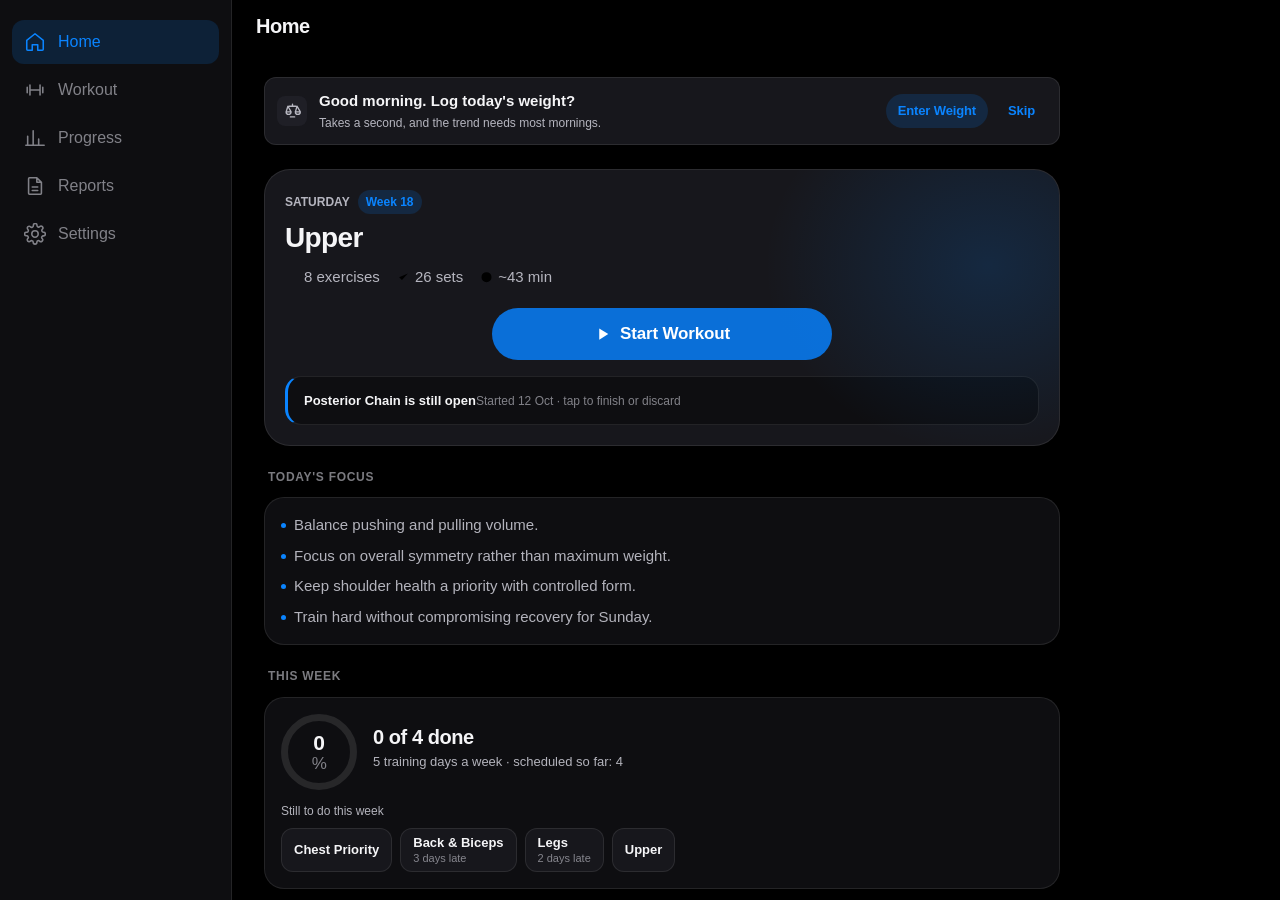
<file: index.html>
<!DOCTYPE html>
<html lang="en" data-theme="dark">
<head>
  <meta charset="utf-8">

  <!--
    viewport-fit=cover lets the app draw behind the notch and the home
    indicator; layout.css then pays that back with env(safe-area-inset-*).
    Without it there are black bars on an iPhone in standalone mode.
    user-scalable is left enabled — pinch-zoom is an accessibility feature,
    and the 17px input font size already prevents Safari's focus zoom.
  -->
  <meta name="viewport" content="width=device-width, initial-scale=1, viewport-fit=cover">

  <title>IronLog</title>
  <meta name="description" content="Personal gym companion: workout logging, progressive overload and body composition tracking. Works offline, stores everything on your device.">

  <!-- Colour of the browser/status bar chrome. Kept in step with the theme
       by settings-service.applyTheme(). -->
  <meta name="theme-color" content="#000000">

  <!-- PWA -->
  <link rel="manifest" href="./manifest.json">

  <!-- iOS standalone mode. Safari still ignores parts of the manifest, so
       these Apple-specific hints are what actually make the Home Screen
       install behave like an app. -->
  <meta name="apple-mobile-web-app-capable" content="yes">
  <meta name="mobile-web-app-capable" content="yes">
  <meta name="apple-mobile-web-app-status-bar-style" content="black-translucent">
  <meta name="apple-mobile-web-app-title" content="IronLog">
  <link rel="apple-touch-icon" href="./icons/apple-touch-icon.png">
  <link rel="icon" type="image/png" sizes="192x192" href="./icons/icon-192.png">
  <link rel="icon" type="image/svg+xml" href="./icons/icon.svg">

  <!-- Stylesheets load in dependency order: tokens define the variables that
       every later sheet consumes. -->
  <link rel="stylesheet" href="./css/tokens.css">
  <link rel="stylesheet" href="./css/base.css">
  <link rel="stylesheet" href="./css/layout.css">
  <link rel="stylesheet" href="./css/components.css">
  <link rel="stylesheet" href="./css/workout.css">
  <link rel="stylesheet" href="./css/charts.css">
  <link rel="stylesheet" href="./css/reports.css">

  <script>
    /*
     * Anti-flash theme shim.
     *
     * This is the one place outside the storage layer that touches Local
     * Storage directly, and it is deliberate: it has to run before the first
     * paint, which is long before the module graph has loaded. Reading the
     * saved theme here stops a light-mode user seeing a black frame on every
     * launch. It only ever reads, and it only ever reads this one key.
     */
    (function () {
      try {
        var raw = localStorage.getItem('ironlog:v1:settings');
        var theme = raw ? JSON.parse(raw).theme : 'dark';
        if (theme === 'light' || theme === 'system') {
          document.documentElement.setAttribute('data-theme', theme);
        }
      } catch (e) {
        /* No storage (private browsing) — the dark default in the markup stands. */
      }
    })();
  </script>
</head>

<body>
  <!-- The shell is built by app.js. Until then this holds a minimal loading
       state so a slow cold start is never a blank white screen. -->
  <div id="root">
    <div style="display:flex;align-items:center;justify-content:center;height:100dvh;color:var(--c-text-3);font:500 15px system-ui">
      Loading IronLog…
    </div>
  </div>

  <noscript>
    <div style="padding:24px;color:#f5f5f7;font:400 17px system-ui">
      <strong>IronLog needs JavaScript.</strong>
      <p style="margin-top:8px;color:rgba(235,235,245,.62)">
        The whole app runs in your browser — there is no server to render it.
      </p>
    </div>
  </noscript>

  <script type="module" src="./js/app.js"></script>
</body>
</html>
</file>
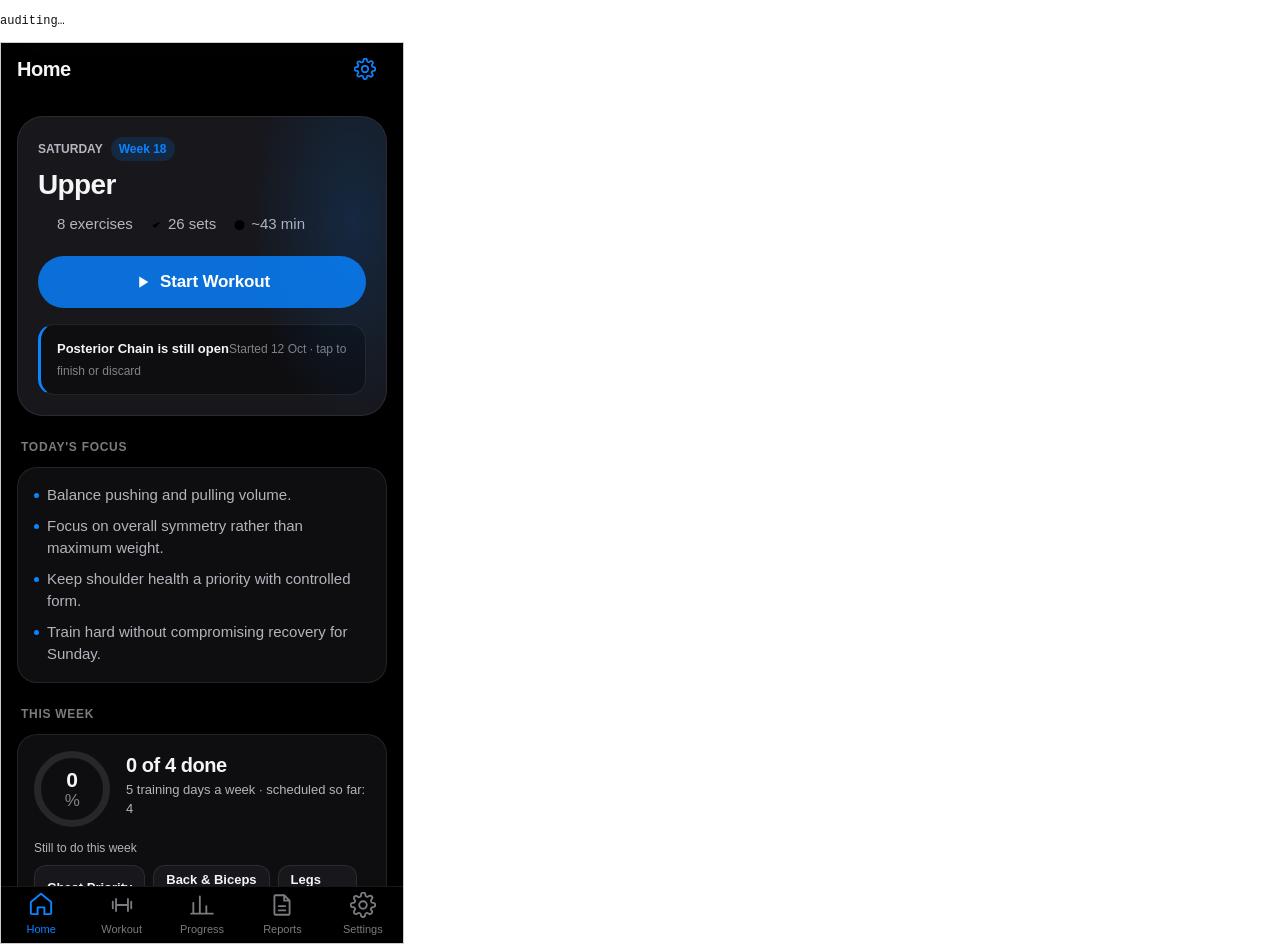
<file: tools/audit.html>
<!DOCTYPE html>
<!--
  tools/audit.html — Accessibility and layout audit across every route.

  Loads the app in a phone-width iframe, walks each route, and reports real,
  checkable defects rather than impressions:

    - interactive elements with no accessible name
    - images with no alt attribute
    - form controls with no label
    - duplicate element ids
    - touch targets below 44x44
    - text below the WCAG AA contrast ratio
    - anything wider than the viewport
    - heading level jumps

  Run it against a seeded profile so pages have content:

    chrome --headless=new --virtual-time-budget=90000 \
           --dump-dom http://127.0.0.1:PORT/tools/audit.html

  Add ?theme=light to audit the light palette.
-->
<html>
<head><meta charset="utf-8"><title>audit</title></head>
<body style="margin:0;font:12px/1.5 monospace;background:#fff;color:#111">
<pre id="out">auditing…</pre>
<iframe id="frame" src="../index.html#/home" style="width:402px;height:900px;border:1px solid #ccc"></iframe>

<script type="module">
  const VIEWPORT = 402;
  const TOUCH_MIN = 44;
  const params = new URLSearchParams(location.search);

  const ROUTES = [
    'home', 'workout', 'history', 'progress',
    'reports', 'notes', 'photos', 'logs', 'settings',
  ];

  const lines = [];
  let issues = 0;

  const report = (text) => { document.getElementById('out').textContent = text; };
  const note = (route, kind, detail) => {
    issues += 1;
    lines.push(`  [${kind}] ${detail}`);
  };

  /* --- Contrast ---------------------------------------------------------- */

  function parseColor(value) {
    const match = String(value).match(/rgba?\(([^)]+)\)/);
    if (!match) return null;
    const parts = match[1].split(/[,\s/]+/).filter(Boolean).map(Number);
    return { r: parts[0], g: parts[1], b: parts[2], a: parts[3] === undefined ? 1 : parts[3] };
  }

  const channel = (v) => {
    const s = v / 255;
    return s <= 0.03928 ? s / 12.92 : ((s + 0.055) / 1.055) ** 2.4;
  };

  const luminance = ({ r, g, b }) =>
    0.2126 * channel(r) + 0.7152 * channel(g) + 0.0722 * channel(b);

  const contrast = (fg, bg) => {
    const l1 = luminance(fg);
    const l2 = luminance(bg);
    return (Math.max(l1, l2) + 0.05) / (Math.min(l1, l2) + 0.05);
  };

  /** Composite a possibly-translucent foreground over its effective backdrop. */
  function flatten(fg, bg) {
    if (fg.a >= 1) return fg;
    return {
      r: fg.r * fg.a + bg.r * (1 - fg.a),
      g: fg.g * fg.a + bg.g * (1 - fg.a),
      b: fg.b * fg.a + bg.b * (1 - fg.a),
      a: 1,
    };
  }

  /** Walk up for the first non-transparent background. */
  function backdropOf(node, win) {
    let current = node;
    while (current && current !== win.document.documentElement) {
      const bg = parseColor(win.getComputedStyle(current).backgroundColor);
      if (bg && bg.a > 0.95) return bg;
      current = current.parentElement;
    }
    const rootBg = parseColor(win.getComputedStyle(win.document.body).backgroundColor);
    return rootBg && rootBg.a > 0 ? rootBg : { r: 0, g: 0, b: 0, a: 1 };
  }

  /* --- Accessible name -------------------------------------------------- */

  function accessibleName(node) {
    const label = node.getAttribute('aria-label');
    if (label && label.trim()) return label.trim();

    const labelledBy = node.getAttribute('aria-labelledby');
    if (labelledBy) {
      const target = node.ownerDocument.getElementById(labelledBy);
      if (target?.textContent.trim()) return target.textContent.trim();
    }

    if (node.tagName === 'INPUT' || node.tagName === 'SELECT' || node.tagName === 'TEXTAREA') {
      if (node.id) {
        const explicit = node.ownerDocument.querySelector(`label[for="${node.id}"]`);
        if (explicit?.textContent.trim()) return explicit.textContent.trim();
      }
      if (node.closest('label')?.textContent.trim()) return node.closest('label').textContent.trim();
      if (node.getAttribute('placeholder')?.trim()) return `(placeholder) ${node.getAttribute('placeholder')}`;
      if (node.getAttribute('title')?.trim()) return node.getAttribute('title');
      return null;
    }

    if (node.textContent.trim()) return node.textContent.trim();
    if (node.getAttribute('title')?.trim()) return node.getAttribute('title');
    return null;
  }

  const describe = (node) => {
    const cls = typeof node.className === 'string' && node.className.trim()
      ? `.${node.className.trim().split(/\s+/).slice(0, 3).join('.')}`
      : '';
    return `${node.tagName.toLowerCase()}${cls}`;
  };

  /* --- Route audit ------------------------------------------------------- */

  function auditRoute(route, doc, win) {
    const found = [];
    const add = (kind, detail) => found.push({ kind, detail });

    /* Accessible names on interactive elements. */
    for (const node of doc.querySelectorAll('button, a[href], [role="radio"], [role="button"]')) {
      if (node.offsetParent === null && node.getBoundingClientRect().width === 0) continue;
      if (!accessibleName(node)) add('no-name', `${describe(node)} has no accessible name`);
    }

    /* Images. */
    for (const img of doc.querySelectorAll('img')) {
      if (!img.hasAttribute('alt')) add('no-alt', `${describe(img)} is missing alt`);
    }

    /* Form controls. */
    for (const field of doc.querySelectorAll('input:not([type="hidden"]), select, textarea')) {
      const name = accessibleName(field);
      if (!name) add('no-label', `${describe(field)} has no label`);
      else if (name.startsWith('(placeholder)')) {
        add('placeholder-label', `${describe(field)} is labelled only by its placeholder`);
      }
    }

    /* Duplicate ids. */
    const seen = new Map();
    for (const node of doc.querySelectorAll('[id]')) {
      seen.set(node.id, (seen.get(node.id) ?? 0) + 1);
    }
    for (const [id, count] of seen) {
      if (count > 1) add('duplicate-id', `id="${id}" appears ${count} times`);
    }

    /* Touch targets.

       A control may be visually compact but carry a transparent ::after that
       stretches its hit area to 44px (see the hit-area block in
       components.css). The *target* is what matters, so the pseudo-element's
       height counts — otherwise this check would report defects that are not
       real and hide the ones that are. */
    for (const node of doc.querySelectorAll('button, a[href], select, input[type="checkbox"], [role="radio"]')) {
      const rect = node.getBoundingClientRect();
      if (rect.width === 0 || rect.height === 0) continue;
      // Inline links inside a paragraph are exempt; this targets controls.
      if (node.tagName === 'A' && node.closest('p')) continue;

      const after = win.getComputedStyle(node, '::after');
      const expanded = after.content && after.content !== 'none'
        ? parseFloat(after.height) || 0
        : 0;
      const effectiveHeight = Math.max(rect.height, expanded);

      // A control wrapped in a label is targetable across the whole label —
      // clicking the text toggles the checkbox — so the label's box is the
      // real target, in both dimensions.
      const label = node.closest('label');
      const labelRect = label ? label.getBoundingClientRect() : null;

      const targetHeight = Math.max(effectiveHeight, labelRect?.height ?? 0);
      const targetWidth = Math.max(rect.width, labelRect?.width ?? 0);

      if (targetHeight < TOUCH_MIN - 0.5 || targetWidth < 24) {
        add('small-target',
          `${describe(node)} target is ${Math.round(targetWidth)}x${Math.round(targetHeight)} (min ${TOUCH_MIN} high)`);
      }
    }

    /* Text contrast. */
    const textNodes = doc.createTreeWalker(doc.body, NodeFilter.SHOW_TEXT);
    const checked = new Set();
    let textNode;
    while ((textNode = textNodes.nextNode())) {
      if (!textNode.textContent.trim()) continue;
      const parent = textNode.parentElement;
      if (!parent || checked.has(parent)) continue;
      checked.add(parent);

      const rect = parent.getBoundingClientRect();
      if (rect.width === 0 || rect.height === 0) continue;

      const style = win.getComputedStyle(parent);
      if (style.visibility === 'hidden' || style.display === 'none') continue;

      const fg = parseColor(style.color);
      if (!fg) continue;
      const bg = backdropOf(parent, win);
      const ratio = contrast(flatten(fg, bg), bg);

      const size = parseFloat(style.fontSize);
      const weight = Number(style.fontWeight) || 400;
      // WCAG AA: 3:1 for large text (>=24px, or >=18.66px bold), else 4.5:1.
      const large = size >= 24 || (size >= 18.66 && weight >= 700);
      const required = large ? 3 : 4.5;

      if (ratio < required - 0.05) {
        add('contrast',
          `${describe(parent)} ${ratio.toFixed(2)}:1 (needs ${required}) — "${textNode.textContent.trim().slice(0, 32)}"`);
      }
    }

    /* Horizontal overflow. */
    for (const node of doc.querySelectorAll('*')) {
      const rect = node.getBoundingClientRect();
      if (rect.width === 0) continue;
      if (rect.right > VIEWPORT + 1 || rect.left < -1) {
        const style = win.getComputedStyle(node);
        // Deliberately scrollable strips are fine.
        if (style.overflowX === 'auto' || style.overflowX === 'scroll') continue;
        if (node.closest('.day-strip, .angle-row, .photo-strip, .chart-table')) continue;
        add('overflow',
          `${describe(node)} spans ${Math.round(rect.left)}..${Math.round(rect.right)} (viewport ${VIEWPORT})`);
      }
    }

    /* Heading order. */
    const levels = [...doc.querySelectorAll('h1, h2, h3, h4, h5, h6')]
      .map((node) => Number(node.tagName[1]));
    for (let i = 1; i < levels.length; i += 1) {
      if (levels[i] - levels[i - 1] > 1) {
        add('heading-jump', `h${levels[i - 1]} followed by h${levels[i]}`);
      }
    }

    /* Exactly one h1 per view. */
    const h1s = doc.querySelectorAll('h1').length;
    if (h1s !== 1) add('h1-count', `${h1s} h1 elements (expected 1)`);

    return found;
  }

  /* --- Driver ------------------------------------------------------------ */

  const frame = document.getElementById('frame');

  const wait = (ms) => new Promise((resolve) => setTimeout(resolve, ms));

  async function run() {
    // Seed so the pages have content to audit.
    const theme = params.get('theme');
    if (theme) {
      const key = 'ironlog:v1:settings';
      const current = JSON.parse(localStorage.getItem(key) || '{}');
      localStorage.setItem(key, JSON.stringify({ ...current, theme }));
    }

    await wait(2500);   // let the app boot

    const win = frame.contentWindow;
    const doc = frame.contentDocument;

    if (!doc?.documentElement.dataset.booted) {
      report('ERROR: app did not boot inside the frame');
      return;
    }

    lines.push(`viewport ${VIEWPORT}px · theme ${theme || 'dark'}`);

    for (const route of ROUTES) {
      win.location.hash = `#/${route}`;
      await wait(900);   // charts and lazy libraries need a moment

      const found = auditRoute(route, doc, win);
      lines.push('', `#/${route} — ${found.length ? `${found.length} issue(s)` : 'clean'}`);
      for (const item of found) {
        issues += 1;
        lines.push(`  [${item.kind}] ${item.detail}`);
      }
      report(lines.join('\n'));
    }

    lines.unshift(`AUDIT ${issues === 0 ? 'CLEAN' : `${issues} issue(s)`}`);
    report(lines.join('\n'));
    document.title = issues === 0 ? 'CLEAN' : `${issues} issues`;
  }

  run().catch((error) => report(`THREW: ${error?.stack || error}`));
</script>
</body>
</html>
</file>
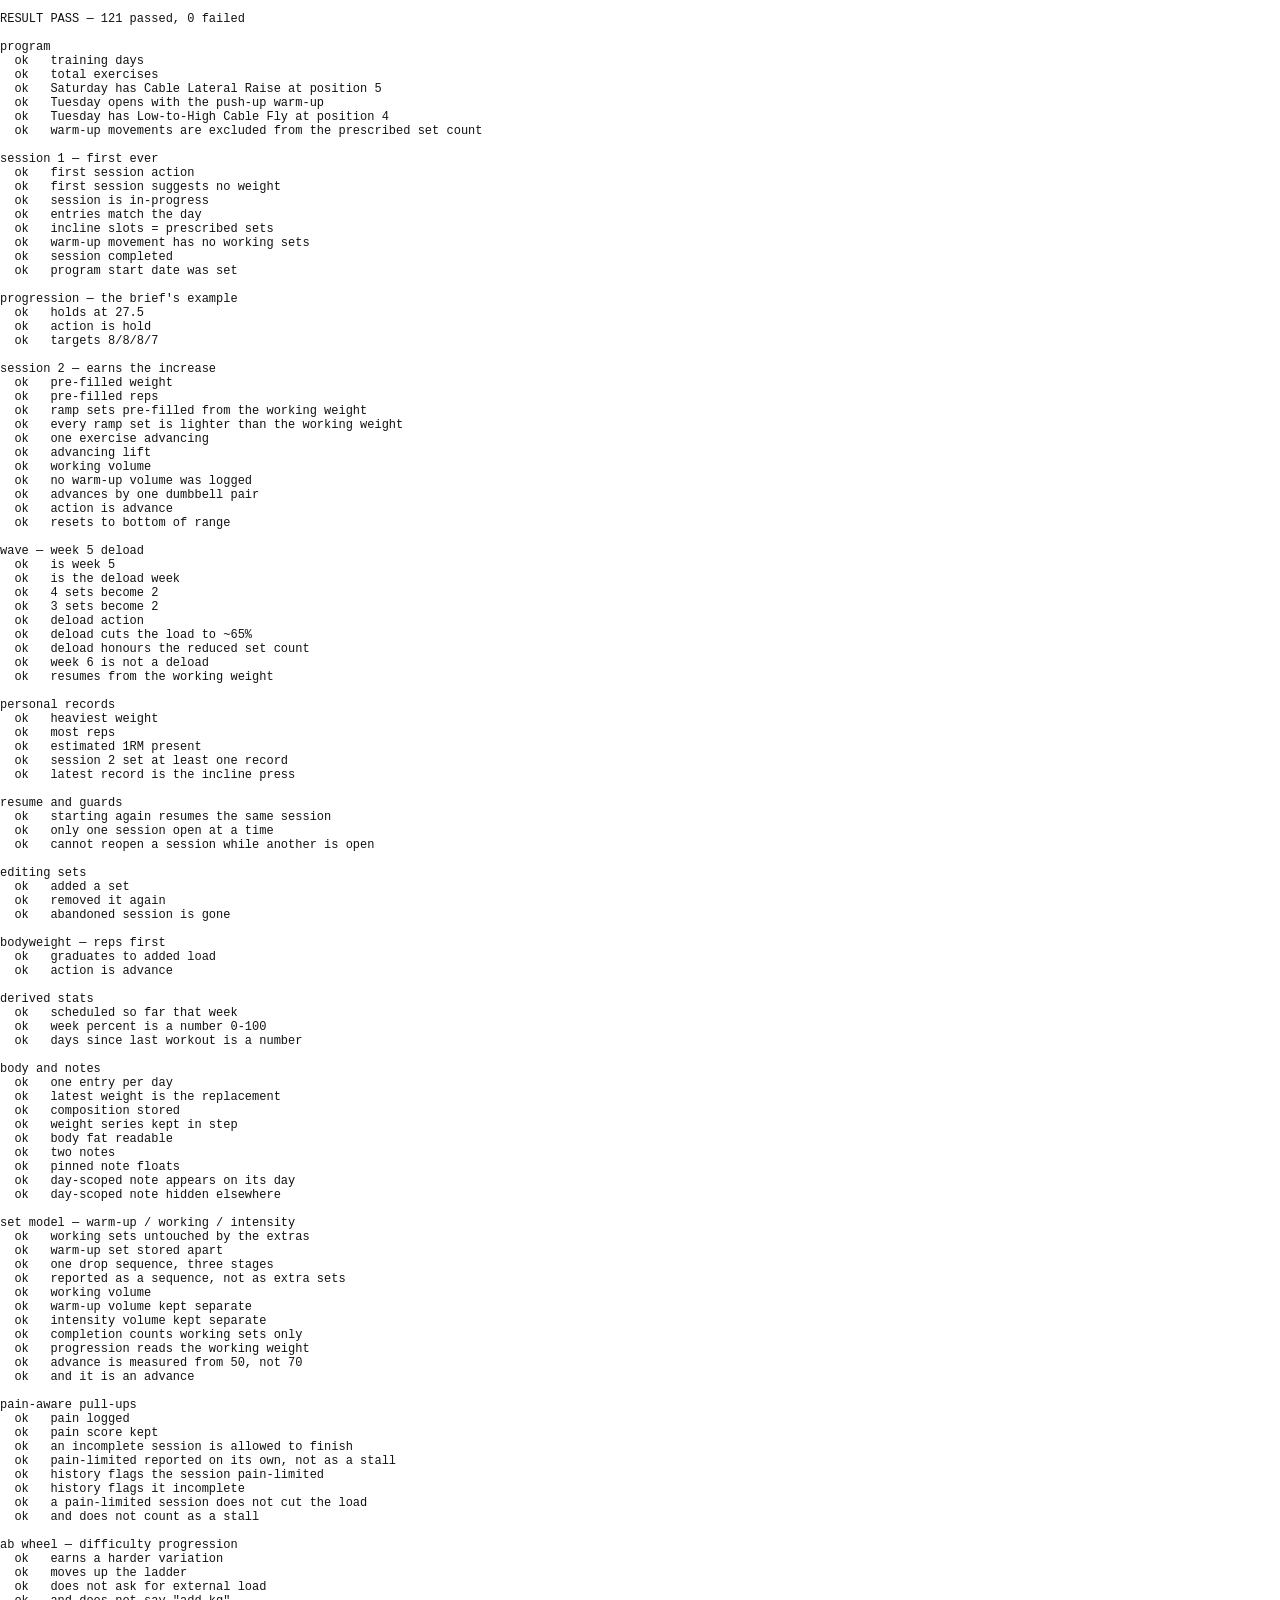
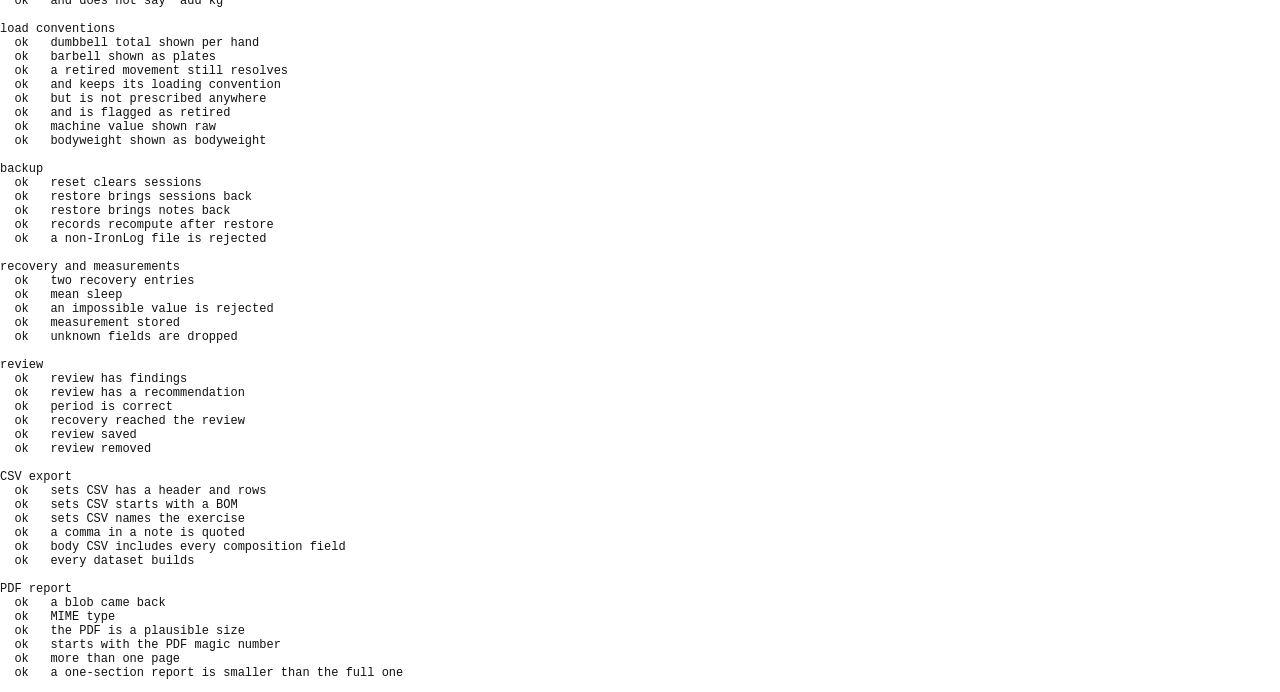
<file: tools/e2e.html>
<!DOCTYPE html>
<!--
  tools/e2e.html — Integration test for the logging flow.

  tools/test.mjs covers the engine in isolation. This covers the part that
  isolation cannot: services talking to real Local Storage in a real browser,
  across a multi-session scenario. It drives the service layer directly rather
  than clicking, so it is deterministic and fast; the DOM itself is checked by
  preview.html and probe.html.

    chrome --headless=new --virtual-time-budget=20000 \
           --dump-dom http://127.0.0.1:PORT/tools/e2e.html

  It writes to Local Storage on this origin, so run it against a throwaway
  profile — never against a browser holding real training data.
-->
<html>
<head><meta charset="utf-8"><title>e2e</title></head>
<body style="margin:0;font:12px monospace;background:#fff;color:#111">
<pre id="out">running…</pre>

<script type="module">
  import * as db from '../js/services/db.js';
  import * as programService from '../js/services/program-service.js';
  import * as sessionService from '../js/services/session-service.js';
  import * as settingsService from '../js/services/settings-service.js';
  import * as bodyService from '../js/services/body-service.js';
  import * as notesService from '../js/services/notes-service.js';
  import * as prService from '../js/services/pr-service.js';
  import { ACTIONS } from '../js/engine/progression.js';

  const lines = [];
  let passed = 0;
  let failed = 0;

  function check(label, actual, expected) {
    const ok = JSON.stringify(actual) === JSON.stringify(expected);
    if (ok) { passed += 1; lines.push(`  ok   ${label}`); }
    else { failed += 1; lines.push(`  FAIL ${label}\n         expected ${JSON.stringify(expected)}\n         actual   ${JSON.stringify(actual)}`); }
  }

  function ok(label, condition, detail = '') {
    if (condition) { passed += 1; lines.push(`  ok   ${label}`); }
    else { failed += 1; lines.push(`  FAIL ${label} ${detail}`); }
  }

  function section(title) { lines.push('', title); }

  /** Log every set of an exercise at a given weight and rep count. */
  async function logAll(sessionId, exerciseId, weightKg, repsPerSet) {
    const session = sessionService.getSessionById(sessionId);
    const entry = session.entries.find((e) => e.exerciseId === exerciseId);
    for (let i = 0; i < entry.sets.length; i += 1) {
      await sessionService.updateSet(sessionId, exerciseId, i, {
        weightKg,
        reps: Array.isArray(repsPerSet) ? repsPerSet[i] : repsPerSet,
        completed: true,
      });
    }
  }

  try {
    localStorage.clear();
    await db.init();
    await programService.load();

    /* --- Program loaded ------------------------------------------------ */
    section('program');
    check('training days', programService.getTrainingDays().length, 5);
    check('total exercises', programService.getAllExercises().length, 38);
    ok('Saturday has Cable Lateral Raise at position 5',
      programService.getDayById('saturday-upper').exercises[4].id === 'cable-lateral-raise');
    // Tuesday now opens with the optional push-up warm-up, so the working
    // exercises start one slot later.
    ok('Tuesday opens with the push-up warm-up',
      programService.getDayById('tuesday-chest').exercises[0].id === 'push-ups-warmup');
    ok('Tuesday has Low-to-High Cable Fly at position 4',
      programService.getWorkingExercises(programService.getDayById('tuesday-chest'))[3].id
        === 'low-to-high-cable-fly');
    check('warm-up movements are excluded from the prescribed set count',
      programService.countSets(programService.getDayById('tuesday-chest')),
      programService.getWorkingExercises(programService.getDayById('tuesday-chest'))
        .reduce((sum, ex) => sum + ex.sets, 0));

    /* --- First session: engine has no history -------------------------- */
    section('session 1 — first ever');
    // Every getRecommendation call passes an explicit date. Without one it
    // defaults to the real today, which — against a seeded June start date —
    // lands in a deload week and makes the scenario non-deterministic.
    const incline = programService.getExercise('incline-dumbbell-press');
    const plan1 = sessionService.getRecommendation(incline, '2026-06-02');
    check('first session action', plan1.action, ACTIONS.START);
    check('first session suggests no weight', plan1.weightKg, null);

    const s1 = await sessionService.startSession('tuesday-chest', '2026-06-02');
    ok('session is in-progress', s1.status === 'in-progress');
    check('entries match the day', s1.entries.length, 10);
    // Addressed by id, not by index: the warm-up movement sits at index 0 and
    // holds no working sets.
    const inclineEntry = (id) => sessionService.getSessionById(id).entries
      .find((e) => e.exerciseId === 'incline-dumbbell-press');
    check('incline slots = prescribed sets', inclineEntry(s1.id).sets.length, 4);
    check('warm-up movement has no working sets',
      s1.entries.find((e) => e.exerciseId === 'push-ups-warmup').sets.length, 0);

    // 27.5 kg for 8/8/7/6 — the brief's worked example.
    await logAll(s1.id, 'incline-dumbbell-press', 27.5, [8, 8, 7, 6]);
    await sessionService.completeSession(s1.id);

    const after1 = sessionService.getSessionById(s1.id);
    check('session completed', after1.status, 'completed');
    ok('program start date was set', settingsService.getProfile().programStartDate === '2026-06-02');

    /* --- The brief's worked example ------------------------------------ */
    section('progression — the brief\'s example');
    const plan2 = sessionService.getRecommendation(incline, '2026-06-09');
    check('holds at 27.5', plan2.weightKg, 27.5);
    check('action is hold', plan2.action, ACTIONS.HOLD);
    check('targets 8/8/8/7', plan2.perSetReps, [8, 8, 8, 7]);

    /* --- Second session: top of range everywhere ---------------------- */
    section('session 2 — earns the increase');
    const s2 = await sessionService.startSession('tuesday-chest', '2026-06-09');
    check('pre-filled weight', inclineEntry(s2.id).sets[0].weightKg, 27.5);
    check('pre-filled reps', inclineEntry(s2.id).sets.map((s) => s.reps), [8, 8, 8, 7]);
    check('ramp sets pre-filled from the working weight',
      inclineEntry(s2.id).warmupSets.length, 3);
    ok('every ramp set is lighter than the working weight',
      inclineEntry(s2.id).warmupSets.every((w) => w.weightKg < 27.5));

    await logAll(s2.id, 'incline-dumbbell-press', 27.5, [8, 8, 8, 8]);
    await sessionService.completeSession(s2.id);

    const summary2 = sessionService.getSessionSummary(s2.id);
    check('one exercise advancing', summary2.advancing.length, 1);
    check('advancing lift', summary2.advancing[0].exerciseId, 'incline-dumbbell-press');
    // 27.5 kg is the logged total of both dumbbells, so it counts once. An
    // earlier build doubled it, which counted every dumbbell set twice.
    check('working volume', summary2.volumeKg, 27.5 * 32);
    check('no warm-up volume was logged', summary2.volume.warmupKg, 0);

    const plan3 = sessionService.getRecommendation(incline, '2026-06-16');
    // +2.5 kg per hand on a dumbbell pair is +5 kg of logged total: 27.5 -> 32.5,
    // which is 16.25 per hand. Adding 2.5 to the total would ask for a 15 kg
    // dumbbell in one hand and a 12.5 in the other.
    check('advances by one dumbbell pair', plan3.weightKg, 32.5);
    check('action is advance', plan3.action, ACTIONS.ADVANCE);
    check('resets to bottom of range', plan3.perSetReps, [6, 6, 6, 6]);

    /* --- The scheduled deload week ------------------------------------- */
    section('wave — week 5 deload');
    // Program started 2026-06-02; 2026-06-30 is 28 days later, so week 5.
    const wave5 = programService.getTrainingWeek('2026-06-30');
    check('is week 5', wave5.week, 5);
    check('is the deload week', wave5.isDeload, true);
    check('4 sets become 2', programService.deloadSets(4), 2);
    check('3 sets become 2', programService.deloadSets(3), 2);

    const planDeload = sessionService.getRecommendation(incline, '2026-06-30');
    check('deload action', planDeload.action, ACTIONS.DELOAD_WAVE);
    check('deload cuts the load to ~65%', planDeload.weightKg, 20);
    check('deload honours the reduced set count', planDeload.perSetReps, [6, 6]);

    // Week 6 comes off the deload and resumes from the real working weight,
    // not from the reduced deload load.
    const planAfterDeload = sessionService.getRecommendation(incline, '2026-07-07');
    check('week 6 is not a deload', programService.getTrainingWeek('2026-07-07').isDeload, false);
    check('resumes from the working weight', planAfterDeload.weightKg, 32.5);

    /* --- Personal records --------------------------------------------- */
    section('personal records');
    const records = prService.getRecordsFor('incline-dumbbell-press');
    check('heaviest weight', records.weight.value, 27.5);
    check('most reps', records.reps.value, 8);
    ok('estimated 1RM present', records.e1rm && records.e1rm.value > 27.5);
    const setIn2 = prService.getRecordsSetIn(s2.id);
    ok('session 2 set at least one record', setIn2.length > 0, `(got ${setIn2.length})`);
    ok('latest record is the incline press',
      prService.getLatestRecord()?.exerciseId === 'incline-dumbbell-press');

    /* --- Resume behaviour --------------------------------------------- */
    section('resume and guards');
    const s3 = await sessionService.startSession('wednesday-back-biceps', '2026-06-10');
    const s3again = await sessionService.startSession('wednesday-back-biceps', '2026-06-10');
    check('starting again resumes the same session', s3again.id, s3.id);
    ok('only one session open at a time',
      db.read('sessions').filter((s) => s.status === 'in-progress').length === 1);

    let refused = false;
    try { await sessionService.reopenSession(s1.id); } catch { refused = true; }
    ok('cannot reopen a session while another is open', refused);

    /* --- Add / remove sets -------------------------------------------- */
    section('editing sets');
    const before = sessionService.getSessionById(s3.id).entries[0].sets.length;
    await sessionService.addSet(s3.id, 'pull-ups');
    check('added a set', sessionService.getSessionById(s3.id).entries[0].sets.length, before + 1);
    await sessionService.removeSet(s3.id, 'pull-ups', before);
    check('removed it again', sessionService.getSessionById(s3.id).entries[0].sets.length, before);

    await sessionService.abandonSession(s3.id);
    ok('abandoned session is gone', sessionService.getActiveSession() === null);

    /* --- Bodyweight, reps first --------------------------------------- */
    section('bodyweight — reps first');
    const pullUps = programService.getExercise('pull-ups');
    const s4 = await sessionService.startSession('wednesday-back-biceps', '2026-06-16');
    await logAll(s4.id, 'pull-ups', 0, [10, 10, 10, 10]);   // top of the 6-10 range
    await sessionService.completeSession(s4.id);
    const planPull = sessionService.getRecommendation(pullUps, '2026-06-23');
    check('graduates to added load', planPull.weightKg, 2.5);
    check('action is advance', planPull.action, ACTIONS.ADVANCE);

    /* --- Week completion and streak ----------------------------------- */
    section('derived stats');
    const week = sessionService.getWeekCompletion('2026-06-10');   // a Wednesday
    check('scheduled so far that week', week.total, 2);
    ok('week percent is a number 0-100', week.percent >= 0 && week.percent <= 100);
    ok('days since last workout is a number',
      typeof sessionService.getDaysSinceLastWorkout('2026-06-20') === 'number');

    /* --- Body + notes services ---------------------------------------- */
    section('body and notes');
    await bodyService.logWeight(76.4, '2026-06-01');
    await bodyService.logWeight(76.9, '2026-06-01');   // same day replaces
    check('one entry per day', bodyService.getWeightEntries().length, 1);
    check('latest weight is the replacement', bodyService.getLatestWeight().weightKg, 76.9);

    await bodyService.logComposition({ weightKg: 77.2, bodyFatPercent: 14.8 }, '2026-06-08');
    check('composition stored', bodyService.getCompositionEntries().length, 1);
    check('weight series kept in step', bodyService.getWeightEntries().length, 2);
    check('body fat readable', bodyService.getLatestField('bodyFatPercent').value, 14.8);

    await notesService.addNote({ text: 'Bulk until 79 kg', category: 'nutrition', pinned: true });
    await notesService.addNote({ text: 'More upper chest', dayId: 'tuesday-chest' });
    check('two notes', notesService.countActive(), 2);
    check('pinned note floats', notesService.getNotes()[0].text, 'Bulk until 79 kg');
    check('day-scoped note appears on its day',
      notesService.getNotesFor({ dayId: 'tuesday-chest' }).length, 2);
    check('day-scoped note hidden elsewhere',
      notesService.getNotesFor({ dayId: 'thursday-legs' }).length, 1);

    /* --- The set model -------------------------------------------------
       Warm-up, working and intensity work kept apart, and the promise that
       only working sets move a prescribed load. These are the assertions the
       whole v2 change rests on.
       ================================================================== */
    section('set model — warm-up / working / intensity');
    const setModel = await import('../js/engine/set-model.js');

    const s5 = await sessionService.startSession('tuesday-chest', '2026-07-14');
    const triId = 'rope-triceps-pushdown';

    // Three working sets at the top of the 10-12 range.
    await logAll(s5.id, triId, 50, [12, 12, 12]);

    // A ramp below it, and a drop set above it.
    await sessionService.addWarmupSet(s5.id, triId);
    await sessionService.updateWarmupSet(s5.id, triId, 0, { weightKg: 20, reps: 12, completed: true });
    await sessionService.addDropSet(s5.id, triId, { stages: 3 });

    let triEntry = () => sessionService.getSessionById(s5.id).entries
      .find((e) => e.exerciseId === triId);
    const dropId = triEntry().intensitySets[0].id;
    await sessionService.updateIntensityStage(s5.id, triId, dropId, 0,
      { weightKg: 70, reps: 3, completed: true, toFailure: true });
    await sessionService.updateIntensityStage(s5.id, triId, dropId, 1,
      { weightKg: 50, reps: 4, completed: true });
    await sessionService.updateIntensityStage(s5.id, triId, dropId, 2,
      { weightKg: 30, reps: 5, completed: true });

    check('working sets untouched by the extras',
      triEntry().sets.map((x) => x.weightKg), [50, 50, 50]);
    check('warm-up set stored apart', triEntry().warmupSets.length, 1);
    check('one drop sequence, three stages', triEntry().intensitySets[0].stages.length, 3);
    check('reported as a sequence, not as extra sets',
      setModel.describeComposition(triEntry()),
      '3 working sets + 1 warm-up set + 1 drop-set sequence');

    const s5live = sessionService.getSessionById(s5.id);
    const vol5 = sessionService.getSessionVolumeBreakdown(s5live);
    check('working volume', vol5.workingKg, 50 * 36);
    check('warm-up volume kept separate', vol5.warmupKg, 20 * 12);
    check('intensity volume kept separate', vol5.intensityKg, 70 * 3 + 50 * 4 + 30 * 5);

    const completion5 = sessionService.getSessionCompletion(s5live);
    ok('completion counts working sets only',
      completion5.total === programService.countSets(programService.getDayById('tuesday-chest')),
      `(got ${completion5.total})`);

    await sessionService.completeSession(s5.id);

    // The load must advance from the 50 kg working sets, not the 70 kg drop stage.
    const tri = programService.getExercise(triId);
    const planTri = sessionService.getRecommendation(tri, '2026-07-21');
    check('progression reads the working weight', planTri.previous.weightKg, 50);
    check('advance is measured from 50, not 70', planTri.weightKg, 51);
    check('and it is an advance', planTri.action, ACTIONS.ADVANCE);

    /* --- Pain-aware logging -------------------------------------------- */
    section('pain-aware pull-ups');
    const s6 = await sessionService.startSession('wednesday-back-biceps', '2026-07-15');
    // Two pain-free reps of a prescribed four sets, then stop.
    await sessionService.updateSet(s6.id, 'pull-ups', 0, { weightKg: null, reps: 6, completed: true });
    await sessionService.updateSet(s6.id, 'pull-ups', 1, { weightKg: null, reps: 6, completed: true });
    await sessionService.setPain(s6.id, 'pull-ups', {
      score: 4, location: 'right elbow', action: 'stopped',
    });
    await sessionService.completeSession(s6.id);

    const s6live = sessionService.getSessionById(s6.id);
    check('pain logged', sessionService.getPainLogs(s6live).length, 1);
    check('pain score kept', sessionService.getPainLogs(s6live)[0].score, 4);
    ok('an incomplete session is allowed to finish', s6live.status === 'completed');

    const summary6 = sessionService.getSessionSummary(s6.id);
    ok('pain-limited reported on its own, not as a stall',
      summary6.painLimited.some((x) => x.exerciseId === 'pull-ups'),
      `(held: ${summary6.held.map((h) => h.exerciseId).join(',')})`);

    const pullHistory = sessionService.getExerciseHistory('pull-ups', 3);
    ok('history flags the session pain-limited', pullHistory[0].painLimited === true);
    ok('history flags it incomplete', pullHistory[0].incomplete === true);

    const planPull2 = sessionService.getRecommendation(pullUps, '2026-07-22');
    ok('a pain-limited session does not cut the load',
      planPull2.action !== ACTIONS.DELOAD_STALL, `(got ${planPull2.action})`);
    check('and does not count as a stall', planPull2.stalledSessions, 0);

    /* --- Ab wheel: difficulty before load ------------------------------ */
    section('ab wheel — difficulty progression');
    const abWheel = programService.getExercise('ab-wheel-rollout');
    const s7 = await sessionService.startSession('sunday-posterior-chain', '2026-07-19');
    await logAll(s7.id, 'ab-wheel-rollout', 0, [12, 12, 12]);   // top of 10-12
    await sessionService.completeSession(s7.id);

    const planAb = sessionService.getRecommendation(abWheel, '2026-07-26');
    check('earns a harder variation', planAb.action, ACTIONS.DIFFICULTY);
    check('moves up the ladder', planAb.difficulty, 'slow-eccentric');
    ok('does not ask for external load', !planAb.weightKg, `(got ${planAb.weightKg})`);
    ok('and does not say "add kg"', !/add\s+[\d.]+\s*kg/i.test(planAb.reason), planAb.reason);

    /* --- Load display conventions -------------------------------------- */
    section('load conventions');
    const { describeLoad } = await import('../js/engine/loading.js');
    const { formatLoad } = await import('../js/core/format.js');
    check('dumbbell total shown per hand',
      formatLoad(describeLoad(incline, 55), 'kg'), '27.5 kg / hand');
    check('barbell shown as plates',
      formatLoad(describeLoad(programService.getExercise('romanian-deadlift'), 40), 'kg'),
      '+40 kg plates');
    // A movement dropped from the split still has to know what its own logged
    // numbers meant, or every session that recorded it reads as a bare slug.
    check('a retired movement still resolves',
      programService.getExercise('back-squat')?.name, 'Back Squat');
    check('and keeps its loading convention',
      formatLoad(describeLoad(programService.getExercise('back-squat'), 150), 'kg'),
      '+150 kg plates');
    check('but is not prescribed anywhere',
      programService.getAllExercises().some((e) => e.id === 'back-squat'), false);
    check('and is flagged as retired', programService.isRetired('back-squat'), true);
    check('machine value shown raw',
      formatLoad(describeLoad(programService.getExercise('leg-press'), 200), 'kg'),
      '200 kg');
    check('bodyweight shown as bodyweight',
      formatLoad(describeLoad(pullUps, null), 'kg'), 'Bodyweight');

    /* --- Backup round trip -------------------------------------------- */
    section('backup');
    const snapshot = db.exportAll();
    const sessionCount = sessionService.getCompletedSessions().length;
    await db.reset();
    check('reset clears sessions', sessionService.getCompletedSessions().length, 0);
    await db.importAll(snapshot);
    check('restore brings sessions back', sessionService.getCompletedSessions().length, sessionCount);
    check('restore brings notes back', notesService.countActive(), 2);
    ok('records recompute after restore',
      prService.getRecordsFor('incline-dumbbell-press')?.weight.value === 27.5);

    let rejected = false;
    try { await db.importAll({ nope: true }); } catch { rejected = true; }
    ok('a non-IronLog file is rejected', rejected);

    /* --- Recovery and measurements ------------------------------------- */
    section('recovery and measurements');
    const { recovery, measurements } = await import('../js/services/logs-service.js');

    await recovery.log({ sleepHours: 7.5, soreness: 2, energy: 4 }, '2026-06-20');
    await recovery.log({ sleepHours: 8, soreness: 2, energy: 4 }, '2026-06-21');
    check('two recovery entries', recovery.count(), 2);
    check('mean sleep', recovery.meanBetween('sleepHours', '2026-06-20', '2026-06-21'), 7.75);

    // Out-of-range values are refused rather than stored.
    let refusedBadValue = false;
    try { await recovery.log({ sleepHours: 40 }, '2026-06-22'); } catch { refusedBadValue = true; }
    ok('an impossible value is rejected', refusedBadValue);

    await measurements.log({ chest: 104.5, waist: 82, leftArm: 36.5 }, '2026-06-20');
    check('measurement stored', measurements.latest().chest, 104.5);
    check('unknown fields are dropped', measurements.latest().nonsense, undefined);

    /* --- Review engine, against real data ------------------------------ */
    section('review');
    const reviewService = await import('../js/services/review-service.js');
    const review = reviewService.generate(28, '2026-06-23');

    ok('review has findings', review.findings.length > 0, `(${review.findings.length})`);
    ok('review has a recommendation', Boolean(review.recommendation?.action));
    ok('period is correct', review.period.days === 28 && review.period.end === '2026-06-23');
    ok('recovery reached the review',
      review.input.recovery.entries === 2,
      `(got ${review.input.recovery.entries})`);

    const savedReview = await reviewService.save(review);
    check('review saved', reviewService.getSaved().length, 1);
    await reviewService.remove(savedReview.id);
    check('review removed', reviewService.getSaved().length, 0);

    /* --- CSV export ---------------------------------------------------- */
    section('CSV export');
    const csv = await import('../js/reports/csv.js');

    const setsCsv = csv.setsCsv();
    ok('sets CSV has a header and rows', setsCsv.split('\r\n').filter(Boolean).length > 1);
    ok('sets CSV starts with a BOM', setsCsv.charCodeAt(0) === 0xFEFF);
    ok('sets CSV names the exercise', setsCsv.includes('Incline Dumbbell Press'));

    // RFC 4180 escaping: a comma or quote in free text must not break a row.
    const notesService2 = await import('../js/services/notes-service.js');
    await notesService2.addNote({ text: 'Contains, a comma and a "quote"' });
    const notesCsvText = csv.notesCsv();
    ok('a comma in a note is quoted', notesCsvText.includes('"Contains, a comma and a ""quote"""'));

    ok('body CSV includes every composition field',
      csv.bodyCsv().includes('bodyFatPercent'));
    check('every dataset builds', csv.DATASETS.filter((d) => {
      try { return typeof d.build() === 'string'; } catch { return false; }
    }).length, csv.DATASETS.length);

    /* --- PDF report ----------------------------------------------------- */
    // The riskiest part of the reports layer: a vendored library, lazy-loaded,
    // drawing a multi-page document. Worth proving it produces a real PDF.
    section('PDF report');
    const { buildReport, DEFAULT_SECTIONS } = await import('../js/reports/pdf-report.js');

    const blob = await buildReport(review, {
      sections: DEFAULT_SECTIONS.map((s) => s.key),
      includePhotos: false,
    });

    ok('a blob came back', blob instanceof Blob);
    check('MIME type', blob.type, 'application/pdf');
    ok('the PDF is a plausible size', blob.size > 8000, `(${blob.size} bytes)`);

    const header = new Uint8Array(await blob.slice(0, 5).arrayBuffer());
    check('starts with the PDF magic number',
      String.fromCharCode(...header), '%PDF-');

    // Page count, read from the raw PDF: a one-page report would mean the
    // section loop silently did nothing.
    const text = await blob.text();
    const pageCount = (text.match(/\/Type\s*\/Page[^s]/g) || []).length;
    ok('more than one page', pageCount > 1, `(${pageCount} pages)`);

    const single = await buildReport(review, { sections: ['summary'], includePhotos: false });
    ok('a one-section report is smaller than the full one',
      single.size < blob.size, `(${single.size} vs ${blob.size})`);

  } catch (error) {
    failed += 1;
    lines.push('', `THREW: ${error && error.stack ? error.stack : error}`);
  } finally {
    localStorage.clear();
    lines.unshift(`RESULT ${failed === 0 ? 'PASS' : 'FAIL'} — ${passed} passed, ${failed} failed`);
    document.getElementById('out').textContent = lines.join('\n');
    document.title = failed === 0 ? 'PASS' : 'FAIL';
  }
</script>
</body>
</html>
</file>
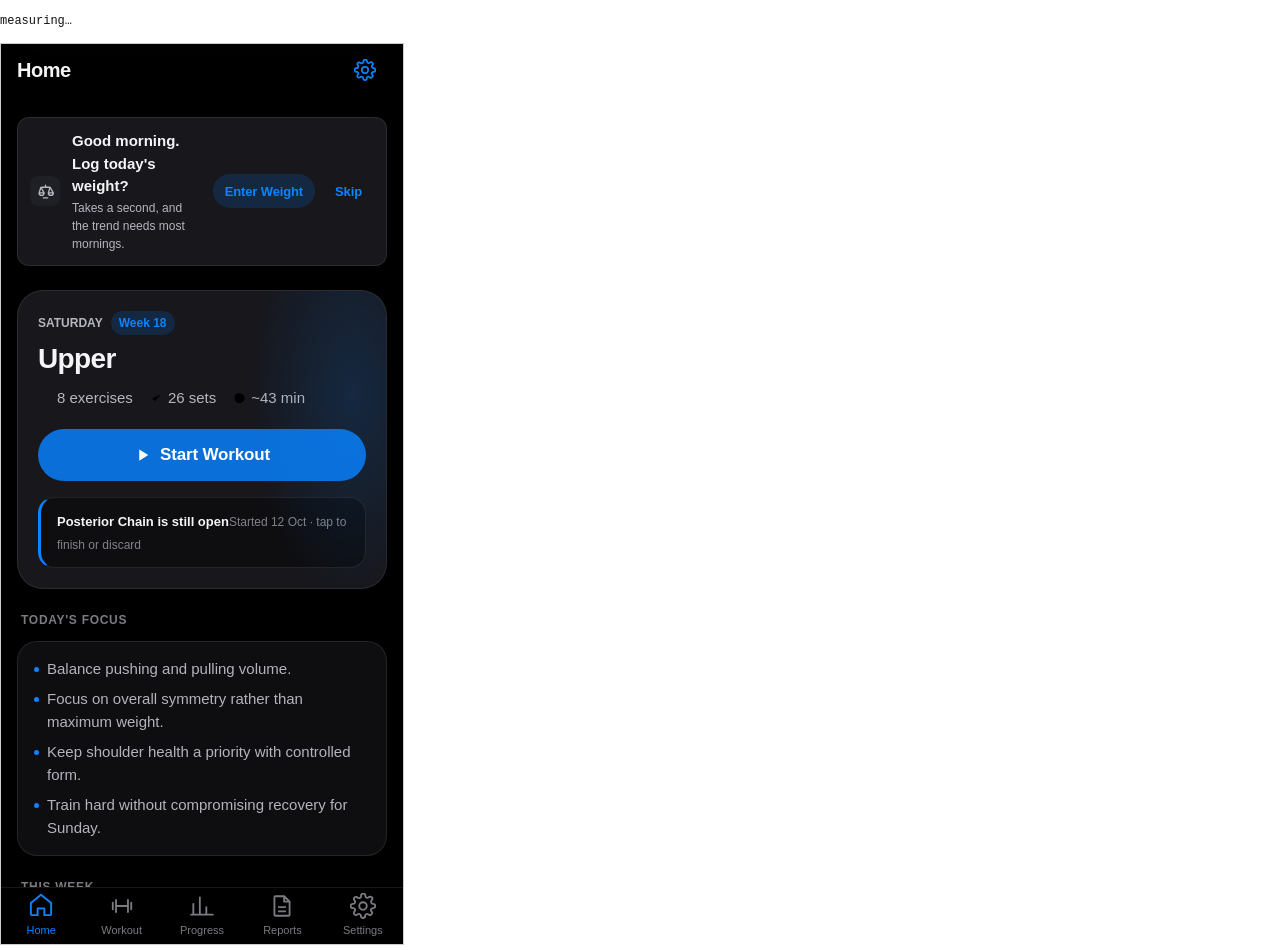
<file: tools/perf.html>
<!DOCTYPE html>
<!--
  tools/perf.html — Payload and boot measurements.

  Checks the claims the architecture is built on, rather than assuming them:

    - the vendored libraries are NOT fetched on routes that draw no chart
      and generate no PDF
    - Chart.js loads on Progress, and only then
    - the app-shell payload stays small
    - first paint and boot happen in a sensible time

    chrome --headless=new --virtual-time-budget=40000 \
           --dump-dom http://127.0.0.1:PORT/tools/perf.html
-->
<html>
<head><meta charset="utf-8"><title>perf</title></head>
<body style="margin:0;font:12px/1.6 monospace;background:#fff;color:#111">
<pre id="out">measuring…</pre>
<iframe id="frame" src="../index.html#/home" style="width:402px;height:900px;border:1px solid #ccc"></iframe>

<script type="module">
  const lines = [];
  let failures = 0;

  const report = () => { document.getElementById('out').textContent = lines.join('\n'); };
  const wait = (ms) => new Promise((r) => setTimeout(r, ms));
  const kb = (bytes) => `${(bytes / 1024).toFixed(1)} KB`;

  const check = (label, pass, detail = '') => {
    if (!pass) failures += 1;
    lines.push(`  ${pass ? 'ok  ' : 'FAIL'} ${label}${detail ? ` — ${detail}` : ''}`);
  };

  const frame = document.getElementById('frame');

  function resources(win) {
    return win.performance.getEntriesByType('resource');
  }

  const loaded = (win, needle) =>
    resources(win).some((entry) => entry.name.includes(needle));

  async function run() {
    await wait(2500);

    const win = frame.contentWindow;
    const doc = frame.contentDocument;

    if (!doc?.documentElement.dataset.booted) {
      lines.push('ERROR: app did not boot');
      report();
      return;
    }

    /* --- Shell payload -------------------------------------------------- */
    lines.push('SHELL PAYLOAD (route #/home)');

    const shell = resources(win).filter((entry) =>
      /\.(js|css|json|png|svg)$/.test(new URL(entry.name).pathname));

    const total = shell.reduce((sum, entry) => sum + (entry.transferSize || entry.encodedBodySize || 0), 0);
    const byType = {};
    for (const entry of shell) {
      const ext = new URL(entry.name).pathname.split('.').pop();
      byType[ext] = (byType[ext] ?? 0) + (entry.transferSize || entry.encodedBodySize || 0);
    }

    lines.push(`  ${shell.length} requests, ${kb(total)} total`);
    for (const [ext, bytes] of Object.entries(byType).sort((a, b) => b[1] - a[1])) {
      lines.push(`    .${ext.padEnd(5)} ${kb(bytes)}`);
    }
    // No bundler, so the module count is higher than a built app; the service
    // worker removes the cost after the first visit. This is the ceiling.
    check('shell under 250 KB', total < 250 * 1024, kb(total));

    /* --- Lazy libraries ------------------------------------------------- */
    lines.push('', 'LAZY LIBRARIES');
    check('Chart.js not loaded on Home', !loaded(win, 'chart.umd.js'));
    check('jsPDF not loaded on Home', !loaded(win, 'jspdf'));

    win.location.hash = '#/workout';
    await wait(700);
    check('Chart.js not loaded on Workout', !loaded(win, 'chart.umd.js'));

    win.location.hash = '#/settings';
    await wait(700);
    check('Chart.js not loaded on Settings', !loaded(win, 'chart.umd.js'));

    win.location.hash = '#/progress';
    await wait(2200);
    check('Chart.js loads on Progress', loaded(win, 'chart.umd.js'));
    check('jsPDF still not loaded', !loaded(win, 'jspdf'),
      'only the PDF export should pull it in');

    const chart = resources(win).find((entry) => entry.name.includes('chart.umd.js'));
    if (chart) {
      lines.push(`    Chart.js ${kb(chart.transferSize || chart.encodedBodySize)}`);
    }

    /* --- Timings -------------------------------------------------------- */
    lines.push('', 'TIMINGS (uncached, local server)');
    const nav = win.performance.getEntriesByType('navigation')[0];
    const paint = win.performance.getEntriesByName('first-contentful-paint')[0];

    if (nav) {
      lines.push(`  DOM interactive   ${nav.domInteractive.toFixed(0)} ms`);
      lines.push(`  DOM content ready ${nav.domContentLoadedEventEnd.toFixed(0)} ms`);
    }
    if (paint) {
      lines.push(`  First paint       ${paint.startTime.toFixed(0)} ms`);
      check('first paint under 1000 ms', paint.startTime < 1000, `${paint.startTime.toFixed(0)} ms`);
    }

    /* --- Route render cost ---------------------------------------------- */
    lines.push('', 'ROUTE RENDER (ms, measured in-page)');
    for (const route of ['home', 'workout', 'history', 'reports', 'settings']) {
      const start = win.performance.now();
      win.location.hash = `#/${route}`;
      await wait(450);
      const elapsed = win.performance.now() - start - 450;
      lines.push(`  #/${route.padEnd(9)} ${Math.max(0, elapsed).toFixed(0)} ms`);
    }

    lines.unshift(failures === 0 ? 'PERF OK' : `PERF ${failures} check(s) failed`, '');
    report();
    document.title = failures === 0 ? 'OK' : 'FAIL';
  }

  run().catch((error) => {
    lines.push(`THREW: ${error?.stack || error}`);
    report();
  });
</script>
</body>
</html>
</file>
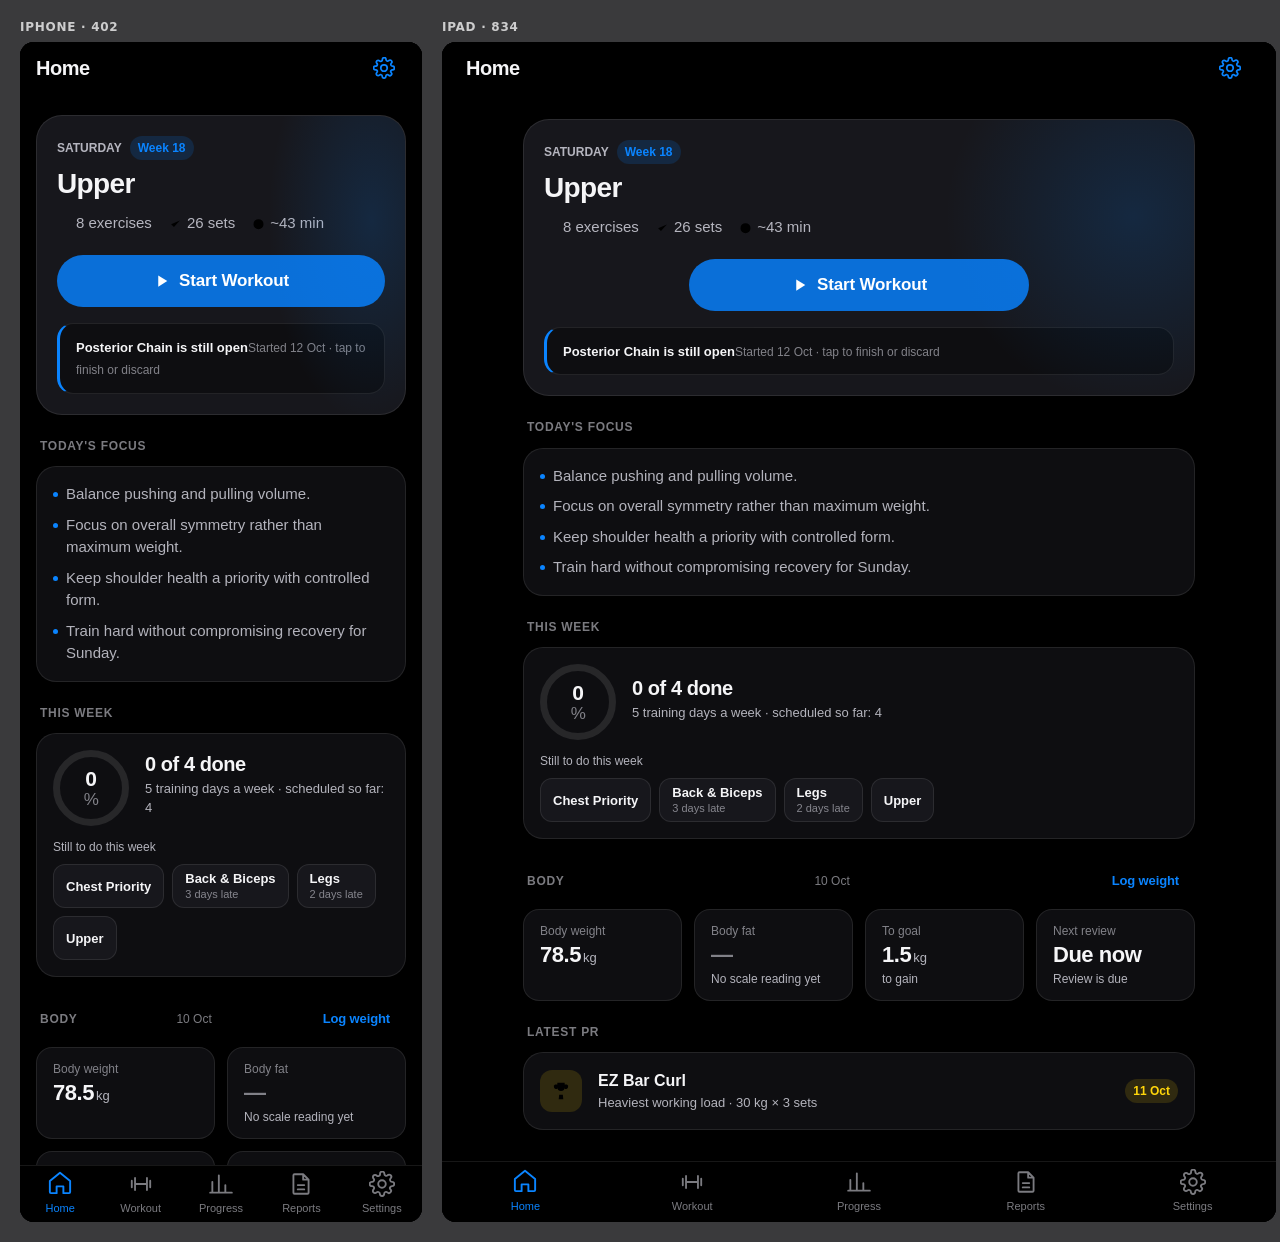
<file: tools/preview.html>
<!DOCTYPE html>
<!--
  tools/preview.html — Visual review harness.

  Headless Chrome ignores --window-size when laying out a screenshotted page,
  which makes it useless for checking a mobile-first design. Rendering the app
  inside fixed-size iframes forces a genuine device-width layout, so a single
  screenshot of this page shows all three target sizes accurately.

  Open it in a normal browser too — it is the fastest way to eyeball phone,
  tablet and desktop side by side.

    http://127.0.0.1:PORT/tools/preview.html
    http://127.0.0.1:PORT/tools/preview.html?route=workout
-->
<html>
<head>
  <meta charset="utf-8">
  <title>IronLog · preview</title>
  <style>
    body {
      margin: 0; padding: 20px; background: #3a3a3c;
      font: 600 12px -apple-system, "Segoe UI", system-ui, sans-serif;
      color: #fff; display: flex; gap: 20px; align-items: flex-start;
    }
    figure { margin: 0; display: flex; flex-direction: column; gap: 8px; }
    figcaption { letter-spacing: .06em; text-transform: uppercase; opacity: .75; }
    iframe { border: 0; border-radius: 14px; background: #000; display: block; }
  </style>
</head>
<body>
  <script>
    const params = new URLSearchParams(location.search);
    const route = params.get('route') || 'home';

    // ?theme=light seeds the stored setting before the frames load, so the
    // light palette can be reviewed without clicking through Settings.
    // Same origin as the app, so this is the same key the app reads.
    const theme = params.get('theme');
    if (theme) {
      const key = 'ironlog:v1:settings';
      const current = JSON.parse(localStorage.getItem(key) || '{}');
      localStorage.setItem(key, JSON.stringify({ ...current, theme }));
    }

    // iPhone 15/16 logical width, iPad portrait, and a desktop column.
    // ?h= raises the frame height, for capturing a long page (the Progress
    // dashboard) in one screenshot instead of its own nested scroll.
    const H = Number(params.get('h')) || 1180;
    const only = params.get('only');   // e.g. ?only=402 to render one size

    const SIZES = [
      { label: 'iPhone · 402',  width: 402,  height: H },
      { label: 'iPad · 834',    width: 834,  height: H },
      { label: 'Desktop · 1280', width: 1280, height: H },
    ].filter((size) => !only || String(size.width) === only);

    function mountFrames() {
      for (const size of SIZES) {
        const figure = document.createElement('figure');

        const caption = document.createElement('figcaption');
        caption.textContent = size.label;

        const frame = document.createElement('iframe');
        frame.src = `../index.html#/${route}`;
        frame.width = size.width;
        frame.height = size.height;
        frame.setAttribute('title', size.label);

        figure.append(caption, frame);
        document.body.appendChild(figure);
      }
    }

    /*
     * ?seed=logging fabricates a plausible training history and leaves a
     * workout open, so the logging UI, rest timer and history views can be
     * reviewed without lifting anything. Writes to this origin's Local
     * Storage — run it against a throwaway browser profile, never one holding
     * real training data.
     */
    async function seed(kind) {
      const [db, programService, sessionService, bodyService, notesService] = await Promise.all([
        import('../js/services/db.js'),
        import('../js/services/program-service.js'),
        import('../js/services/session-service.js'),
        import('../js/services/body-service.js'),
        import('../js/services/notes-service.js'),
      ]);

      localStorage.clear();
      await db.init();
      await programService.load();

      const iso = (d) => d.toISOString().slice(0, 10);
      const daysAgo = (n) => {
        const d = new Date();
        d.setDate(d.getDate() - n);
        return iso(d);
      };

      // Three past Tuesdays of chest work, progressing.
      const script = [
        { day: 'tuesday-chest', when: 21, weight: 25,   reps: [8, 7, 7, 6] },
        { day: 'tuesday-chest', when: 14, weight: 27.5, reps: [8, 8, 7, 6] },
        { day: 'tuesday-chest', when: 7,  weight: 27.5, reps: [8, 8, 8, 8] },
      ];

      for (const step of script) {
        const session = await sessionService.startSession(step.day, daysAgo(step.when));
        for (const entry of session.entries) {
          const exercise = programService.getExercise(entry.exerciseId);
          for (let i = 0; i < entry.sets.length; i += 1) {
            const isIncline = entry.exerciseId === 'incline-dumbbell-press';
            await sessionService.updateSet(session.id, entry.exerciseId, i, {
              weightKg: isIncline ? step.weight : (entry.sets[i].weightKg ?? 20),
              reps: isIncline ? step.reps[i] : (exercise.reps.min + 1),
              completed: true,
            });
          }
        }
        await sessionService.completeSession(session.id);
      }

      // Body data, so Home is not all em dashes.
      for (let i = 20; i >= 0; i -= 2) {
        await bodyService.logWeight(76 + (20 - i) * 0.05, daysAgo(i));
      }
      await bodyService.logComposition(
        { weightKg: 77, bodyFatPercent: 14.6, muscleMassKg: 62.1, bmr: 1780 },
        daysAgo(2)
      );

      await notesService.addNote({
        text: 'Replace High-to-Low Fly with Low-to-High Fly',
        category: 'exercise', source: 'ChatGPT', pinned: true,
      });
      await notesService.addNote({ text: 'Bulk until 79 kg', category: 'nutrition' });

      if (kind === 'logging') {
        // Leave today's session open, with the first two sets already ticked.
        const today = programService.getTodayDay();
        if (today && today.type === 'training') {
          const open = await sessionService.startSession(today.id);
          const first = open.entries[0];
          for (let i = 0; i < Math.min(2, first.sets.length); i += 1) {
            await sessionService.updateSet(open.id, first.exerciseId, i, {
              weightKg: first.sets[i].weightKg ?? 30,
              reps: first.targetReps?.[i] ?? 8,
              completed: true,
            });
          }
        }
      }
    }

    const seedKind = params.get('seed');
    if (seedKind) seed(seedKind).then(mountFrames).catch((error) => {
      document.body.innerHTML = `<pre style="color:#fff">seed failed: ${error.stack || error}</pre>`;
    });
    else mountFrames();
  </script>
</body>
</html>
</file>
<file: css/tokens.css>
/* ==========================================================================
   tokens.css — Design tokens
   The single source of truth for colour, type, space, radius, shadow, motion.
   Nothing else in the app should define a raw colour or a magic pixel value.
   ========================================================================== */

:root {
  /* --- Palette: greyscale ------------------------------------------------
     A near-black base with layered surfaces. Elevation is communicated by
     lightening the surface, the way iOS dark mode does, rather than by
     heavy borders. */
  --c-bg:            #000000;
  --c-surface-1:     #0e0e11;
  --c-surface-2:     #17171c;
  --c-surface-3:     #1f1f26;
  --c-surface-4:     #2a2a33;

  --c-hairline:      rgba(255, 255, 255, 0.09);
  --c-hairline-firm: rgba(255, 255, 255, 0.16);

  /* Three text tiers. The alpha values are chosen so that ALL THREE clear
     WCAG AA (4.5:1) against the surfaces they actually render on — measured,
     not assumed. Apple's own iOS values (0.62 / 0.34) sit at 6.6:1 and 2.8:1
     here; the tertiary tier failed badly, and it carries real content in this
     app (stat labels, captions, section headings, tab labels), so it was
     raised until it passed. `tools/audit.html` re-checks this. */
  --c-text:          #f5f5f7;                      /* 18.9:1 */
  --c-text-2:        rgba(235, 235, 245, 0.75);    /*  9.3:1 */
  --c-text-3:        rgba(235, 235, 245, 0.52);    /*  4.6:1 */

  /* --- Palette: accents --------------------------------------------------
     One accent (iron blue) carries all primary actions. The rest are
     reserved for meaning — never for decoration.

     Two accent values, because one cannot satisfy both jobs: an accent bright
     enough to read as text on a near-black surface is too bright to carry
     white text as a fill. `--c-accent` is for text, icons and rules;
     `--c-accent-fill` is for filled buttons. */
  --c-accent:        #0a84ff;   /* 5.3:1 as text on the dark surface */
  --c-accent-fill:   #0a6fd8;   /* 4.9:1 against white button text   */
  --c-accent-dim:    #0a84ff29;
  --c-accent-text:   #ffffff;

  --c-success:       #30d158;
  --c-warning:       #ff9f0a;
  --c-danger:        #ff453a;
  --c-pr:            #ffd60a;   /* personal records */

  --c-success-dim:   #30d15824;
  --c-warning-dim:   #ff9f0a24;
  --c-danger-dim:    #ff453a24;
  --c-pr-dim:        #ffd60a24;

  /* Ring / progress track */
  --c-track:         rgba(255, 255, 255, 0.10);

  /* --- Typography -------------------------------------------------------
     System font stack: renders as SF Pro on iPhone/iPad/Mac, Segoe on
     Windows. Zero font downloads, so the first paint is instant offline. */
  --font-sans: -apple-system, BlinkMacSystemFont, "SF Pro Text", "Segoe UI",
               Roboto, "Helvetica Neue", Arial, sans-serif;
  --font-num:  "SF Mono", ui-monospace, SFMono-Regular, Menlo, Consolas, monospace;

  /* Type scale — mirrors Apple's iOS text styles */
  --t-hero:      2.125rem;  /* 34px  large title  */
  --t-title-1:   1.75rem;   /* 28px               */
  --t-title-2:   1.375rem;  /* 22px               */
  --t-title-3:   1.25rem;   /* 20px               */
  --t-body:      1.0625rem; /* 17px  iOS body     */
  --t-callout:   1rem;      /* 16px               */
  --t-subhead:   0.9375rem; /* 15px               */
  --t-footnote:  0.8125rem; /* 13px               */
  --t-caption:   0.75rem;   /* 12px               */
  --t-micro:     0.6875rem; /* 11px               */

  --w-regular:   400;
  --w-medium:    500;
  --w-semibold:  600;
  --w-bold:      700;

  --lh-tight:    1.15;
  --lh-snug:     1.3;
  --lh-normal:   1.5;

  /* Optical tightening for large text, per Apple's display faces */
  --track-tight: -0.022em;
  --track-wide:   0.06em;

  /* --- Space — 4px base grid ------------------------------------------- */
  --s-1:  0.25rem;   /*  4px */
  --s-2:  0.5rem;    /*  8px */
  --s-3:  0.75rem;   /* 12px */
  --s-4:  1rem;      /* 16px */
  --s-5:  1.25rem;   /* 20px */
  --s-6:  1.5rem;    /* 24px */
  --s-8:  2rem;      /* 32px */
  --s-10: 2.5rem;    /* 40px */
  --s-12: 3rem;      /* 48px */
  --s-16: 4rem;      /* 64px */

  /* --- Radius ----------------------------------------------------------- */
  --r-sm:   8px;
  --r-md:   12px;
  --r-lg:   16px;
  --r-xl:   20px;
  --r-2xl:  26px;
  --r-pill: 999px;

  /* --- Elevation -------------------------------------------------------- */
  --shadow-sm: 0 1px 2px rgba(0, 0, 0, 0.4);
  --shadow-md: 0 4px 16px rgba(0, 0, 0, 0.45);
  --shadow-lg: 0 12px 40px rgba(0, 0, 0, 0.55);

  /* --- Motion ----------------------------------------------------------
     Two easings only. `standard` for most things, `spring` for anything
     that should feel physical (sheets, ring fills, button presses). */
  --ease-standard: cubic-bezier(0.4, 0, 0.2, 1);
  --ease-spring:   cubic-bezier(0.34, 1.36, 0.64, 1);

  --dur-fast:   140ms;
  --dur-base:   240ms;
  --dur-slow:   400ms;

  /* --- Layout ----------------------------------------------------------- */
  --page-max:   720px;   /* content column on phone/iPad portrait */
  --page-wide:  1080px;  /* desktop / iPad landscape              */
  --tabbar-h:   56px;
  --header-h:   52px;

  /* Minimum comfortable touch target (Apple HIG: 44pt) */
  --touch:      44px;

  /* iOS safe areas — fall back to 0 where env() is unsupported */
  --safe-top:    env(safe-area-inset-top, 0px);
  --safe-bottom: env(safe-area-inset-bottom, 0px);
  --safe-left:   env(safe-area-inset-left, 0px);
  --safe-right:  env(safe-area-inset-right, 0px);

  /* Horizontal page gutter, grows on larger screens */
  --gutter: var(--s-4);

  /* Backdrop blur used by the header and tab bar */
  --blur: saturate(180%) blur(20px);

  --z-content: 1;
  --z-header:  50;
  --z-tabbar:  60;
  --z-sheet:   80;
  --z-toast:   90;
}

@media (min-width: 480px) {
  :root { --gutter: var(--s-5); }
}

@media (min-width: 768px) {
  :root { --gutter: var(--s-6); --tabbar-h: 60px; }
}

/* --- Light theme -------------------------------------------------------
   The app ships dark-first. Light mode is a token override only: no
   component stylesheet needs to know a theme exists. Applied when the user
   picks Light in Settings (data-theme="light" on <html>), or when they pick
   System and the OS reports light. */
:root[data-theme="light"] {
  --c-bg:            #f2f2f7;
  --c-surface-1:     #ffffff;
  --c-surface-2:     #ffffff;
  --c-surface-3:     #f2f2f7;
  --c-surface-4:     #e5e5ea;

  --c-hairline:      rgba(60, 60, 67, 0.12);
  --c-hairline-firm: rgba(60, 60, 67, 0.24);

  /* Measured against the white card surface: 0.62 gave 3.6:1 and 0.34 gave
     1.9:1, both below AA. Raised until all three tiers pass. */
  --c-text:          #1c1c1e;                   /* 15.9:1 */
  --c-text-2:        rgba(60, 60, 67, 0.88);    /*  7.4:1 */
  --c-text-3:        rgba(60, 60, 67, 0.72);    /*  4.7:1 */

  --c-accent:        #0069e0;   /* 5.1:1 as text on white */
  --c-accent-fill:   #0b66c8;   /* 5.6:1 against white button text */
  --c-accent-dim:    #0069e01f;
  --c-success:       #1f7a34;   /* 5.4:1 on white; #248a3d measured 4.40 */
  --c-warning:       #c93400;   /* 5.3:1 */
  --c-danger:        #d70015;
  --c-pr:            #a25c00;

  --c-track:         rgba(60, 60, 67, 0.16);

  --shadow-sm: 0 1px 2px rgba(0, 0, 0, 0.06);
  --shadow-md: 0 4px 16px rgba(0, 0, 0, 0.08);
  --shadow-lg: 0 12px 40px rgba(0, 0, 0, 0.12);
}

/* Honour the OS preference when the user has chosen "System".
   app.js writes data-theme="light"/"dark" for explicit choices, so this
   block only ever applies to the System setting. */
@media (prefers-color-scheme: light) {
  :root[data-theme="system"] {
    --c-bg:            #f2f2f7;
    --c-surface-1:     #ffffff;
    --c-surface-2:     #ffffff;
    --c-surface-3:     #f2f2f7;
    --c-surface-4:     #e5e5ea;
    --c-hairline:      rgba(60, 60, 67, 0.12);
    --c-hairline-firm: rgba(60, 60, 67, 0.24);
    --c-text:          #1c1c1e;
    --c-text-2:        rgba(60, 60, 67, 0.88);
    --c-text-3:        rgba(60, 60, 67, 0.72);
    --c-accent:        #0069e0;
    --c-accent-fill:   #0b66c8;
    --c-accent-dim:    #0069e01f;
    --c-success:       #1f7a34;
    --c-warning:       #c93400;
    --c-danger:        #d70015;
    --c-pr:            #a25c00;
    --c-track:         rgba(60, 60, 67, 0.16);
    --shadow-sm: 0 1px 2px rgba(0, 0, 0, 0.06);
    --shadow-md: 0 4px 16px rgba(0, 0, 0, 0.08);
    --shadow-lg: 0 12px 40px rgba(0, 0, 0, 0.12);
  }
}
</file>
<file: css/base.css>
/* ==========================================================================
   base.css — Reset and element defaults
   ========================================================================== */

*,
*::before,
*::after { box-sizing: border-box; }

* { margin: 0; padding: 0; }

html {
  /* Prevent iOS Safari inflating text in landscape */
  -webkit-text-size-adjust: 100%;
  text-size-adjust: 100%;
  background: var(--c-bg);
  /* Keep the rubber-band overscroll colour matching the app, not white */
  overscroll-behavior-y: none;
}

body {
  font-family: var(--font-sans);
  font-size: var(--t-body);
  line-height: var(--lh-normal);
  color: var(--c-text);
  background: var(--c-bg);
  -webkit-font-smoothing: antialiased;
  -moz-osx-font-smoothing: grayscale;
  min-height: 100%;
  /* Disable the grey flash on tap in iOS Safari — we style :active instead */
  -webkit-tap-highlight-color: transparent;
}

/* Headings inherit weight/size from utility classes so that semantic level
   and visual size stay independent. */
h1, h2, h3, h4, h5, h6 {
  font-size: inherit;
  font-weight: var(--w-semibold);
  line-height: var(--lh-snug);
  letter-spacing: var(--track-tight);
}

img, svg, video, canvas {
  display: block;
  max-width: 100%;
  height: auto;
}

button, input, select, textarea {
  font: inherit;
  color: inherit;
  background: none;
  border: none;
  border-radius: 0;
}

button {
  cursor: pointer;
  /* iOS refuses to honour background/border-radius on buttons without this */
  -webkit-appearance: none;
  appearance: none;
  touch-action: manipulation;
}

button:disabled { cursor: not-allowed; }

a {
  color: var(--c-accent);
  text-decoration: none;
}

ul, ol { list-style: none; }

/* Numeric readouts (weights, reps, timers) should not reflow as digits
   change width. */
.tnum {
  font-variant-numeric: tabular-nums;
  font-feature-settings: "tnum";
}

/* --- Focus -------------------------------------------------------------
   Visible focus for keyboard users only; pointer users never see a ring. */
:focus { outline: none; }

:focus-visible {
  outline: 2px solid var(--c-accent);
  outline-offset: 2px;
  border-radius: var(--r-sm);
}

/* --- Accessibility helpers -------------------------------------------- */

/* Available to screen readers, invisible on screen. */
.sr-only {
  position: absolute;
  width: 1px;
  height: 1px;
  padding: 0;
  margin: -1px;
  overflow: hidden;
  clip: rect(0, 0, 0, 0);
  white-space: nowrap;
  border: 0;
}

.skip-link {
  position: absolute;
  top: var(--s-2);
  left: 50%;
  transform: translate(-50%, -200%);
  z-index: 200;
  padding: var(--s-3) var(--s-5);
  background: var(--c-surface-3);
  color: var(--c-text);
  border-radius: var(--r-pill);
  box-shadow: var(--shadow-md);
  transition: transform var(--dur-fast) var(--ease-standard);
}

.skip-link:focus-visible { transform: translate(-50%, 0); }

/* --- Text utilities --------------------------------------------------- */

.t-hero     { font-size: var(--t-hero);     font-weight: var(--w-bold);     letter-spacing: var(--track-tight); line-height: var(--lh-tight); }
.t-title-1  { font-size: var(--t-title-1);  font-weight: var(--w-bold);     letter-spacing: var(--track-tight); line-height: var(--lh-tight); }
.t-title-2  { font-size: var(--t-title-2);  font-weight: var(--w-semibold); letter-spacing: var(--track-tight); line-height: var(--lh-snug); }
.t-title-3  { font-size: var(--t-title-3);  font-weight: var(--w-semibold); letter-spacing: var(--track-tight); line-height: var(--lh-snug); }
.t-body     { font-size: var(--t-body); }
.t-callout  { font-size: var(--t-callout); }
.t-subhead  { font-size: var(--t-subhead); }
.t-footnote { font-size: var(--t-footnote); }
.t-caption  { font-size: var(--t-caption); }

.t-dim    { color: var(--c-text-2); }
.t-faint  { color: var(--c-text-3); }
.t-accent { color: var(--c-accent); }

.t-medium   { font-weight: var(--w-medium); }
.t-semibold { font-weight: var(--w-semibold); }
.t-bold     { font-weight: var(--w-bold); }

/* Small all-caps label used above grouped content, as in iOS Settings. */
.t-overline {
  font-size: var(--t-caption);
  font-weight: var(--w-semibold);
  letter-spacing: var(--track-wide);
  text-transform: uppercase;
  color: var(--c-text-3);
}

.t-center { text-align: center; }

/* Truncate to a single line. */
.t-truncate {
  overflow: hidden;
  text-overflow: ellipsis;
  white-space: nowrap;
  min-width: 0;
}

/* --- Motion preferences ---------------------------------------------- */
@media (prefers-reduced-motion: reduce) {
  *,
  *::before,
  *::after {
    animation-duration: 0.01ms !important;
    animation-iteration-count: 1 !important;
    transition-duration: 0.01ms !important;
    scroll-behavior: auto !important;
  }
}
</file>
<file: css/layout.css>
/* ==========================================================================
   layout.css — App shell: header, scroll area, tab bar, grids
   ==========================================================================

   Shell model
   -----------
   .app is a fixed-height flex column. Only .app-main scrolls. This is what
   makes the header and tab bar feel native on iOS: they never travel with
   the content, and the address bar collapse doesn't jitter them.

   100dvh (dynamic viewport height) is what keeps the layout correct while
   Safari's toolbars animate; the 100vh line above it is the fallback for
   older WebKit.
   ========================================================================== */

.app {
  display: flex;
  flex-direction: column;
  height: 100vh;
  height: 100dvh;
  overflow: hidden;
}

/* Wraps header + main so they can sit beside the sidebar on wide screens.
   On a phone it is transparent to layout — the desktop rule at the bottom of
   this file turns it into a real flex column. */
.app-shell { display: contents; }

/* --- Header ----------------------------------------------------------- */

.app-header {
  position: relative;
  z-index: var(--z-header);
  flex: 0 0 auto;
  padding-top: var(--safe-top);
  /* Opaque fallback first for engines without color-mix() */
  background: var(--c-bg);
  background: color-mix(in srgb, var(--c-bg) 72%, transparent);
  -webkit-backdrop-filter: var(--blur);
  backdrop-filter: var(--blur);
  border-bottom: 1px solid transparent;
  transition: border-color var(--dur-base) var(--ease-standard);
}

/* Hairline appears only once content has scrolled beneath the header. */
.app-header[data-scrolled="true"] { border-bottom-color: var(--c-hairline); }

.app-header__inner {
  display: flex;
  align-items: center;
  gap: var(--s-3);
  min-height: var(--header-h);
  padding: 0 var(--gutter);
  padding-left: max(var(--gutter), var(--safe-left));
  padding-right: max(var(--gutter), var(--safe-right));
  max-width: var(--page-wide);
  margin: 0 auto;
  width: 100%;
}

.app-header__title {
  font-size: var(--t-title-3);
  font-weight: var(--w-bold);
  letter-spacing: var(--track-tight);
  flex: 1 1 auto;
  min-width: 0;
}

.app-header__actions {
  display: flex;
  align-items: center;
  gap: var(--s-1);
  flex: 0 0 auto;
}

/* --- Scrolling content ------------------------------------------------ */

.app-main {
  flex: 1 1 auto;
  overflow-y: auto;
  overflow-x: hidden;
  -webkit-overflow-scrolling: touch;
  /* Stops a scroll gesture at the end of the list from dragging the page */
  overscroll-behavior-y: contain;
  position: relative;
  z-index: var(--z-content);
}

.page {
  max-width: var(--page-max);
  margin: 0 auto;
  padding: var(--s-5) var(--gutter);
  /* Clear the tab bar plus the home-indicator inset, so the last card is
     never trapped underneath it. */
  padding-bottom: calc(var(--tabbar-h) + var(--safe-bottom) + var(--s-8));
  padding-left: max(var(--gutter), var(--safe-left));
  padding-right: max(var(--gutter), var(--safe-right));
}

/* Vertical rhythm between page sections. */
.page > * + * { margin-top: var(--s-6); }

.section__head {
  display: flex;
  align-items: baseline;
  justify-content: space-between;
  gap: var(--s-3);
  margin-bottom: var(--s-3);
  padding: 0 var(--s-1);
}

/* --- Tab bar ---------------------------------------------------------- */

.tabbar {
  position: relative;
  z-index: var(--z-tabbar);
  flex: 0 0 auto;
  padding-bottom: var(--safe-bottom);
  background: var(--c-bg);
  background: color-mix(in srgb, var(--c-bg) 80%, transparent);
  -webkit-backdrop-filter: var(--blur);
  backdrop-filter: var(--blur);
  border-top: 1px solid var(--c-hairline);
}

.tabbar__inner {
  display: flex;
  max-width: var(--page-wide);
  margin: 0 auto;
  padding-left: var(--safe-left);
  padding-right: var(--safe-right);
}

.tab {
  flex: 1 1 0;
  display: flex;
  flex-direction: column;
  align-items: center;
  justify-content: center;
  gap: 3px;
  min-height: var(--tabbar-h);
  padding: var(--s-1) var(--s-1);
  color: var(--c-text-3);
  font-size: var(--t-micro);
  font-weight: var(--w-medium);
  letter-spacing: 0;
  transition: color var(--dur-fast) var(--ease-standard);
}

.tab__icon {
  width: 26px;
  height: 26px;
  stroke: currentColor;
  stroke-width: 1.7;
  fill: none;
  stroke-linecap: round;
  stroke-linejoin: round;
  transition: transform var(--dur-base) var(--ease-spring);
}

.tab[aria-current="page"] { color: var(--c-accent); }
.tab[aria-current="page"] .tab__icon { transform: translateY(-1px) scale(1.04); }

/* Pointer devices only — avoids a sticky hover state after a tap on iOS. */
@media (hover: hover) {
  .tab:hover { color: var(--c-text-2); }
  .tab[aria-current="page"]:hover { color: var(--c-accent); }
}

.tab:active .tab__icon { transform: scale(0.9); }

/* --- Grids ------------------------------------------------------------ */

.grid {
  display: grid;
  gap: var(--s-3);
}

.grid--2 { grid-template-columns: repeat(2, minmax(0, 1fr)); }
.grid--3 { grid-template-columns: repeat(3, minmax(0, 1fr)); }

/* Auto-fitting grid for stat tiles: as many columns as fit at >=140px. */
.grid--auto {
  grid-template-columns: repeat(auto-fit, minmax(140px, 1fr));
}

.stack {
  display: flex;
  flex-direction: column;
  gap: var(--s-3);
}

.row {
  display: flex;
  align-items: center;
  gap: var(--s-3);
}

.row--between { justify-content: space-between; }
.row--wrap { flex-wrap: wrap; }
.spacer { flex: 1 1 auto; }

/* --- Responsive ------------------------------------------------------- */

/* iPad portrait and up: a wider reading column. */
@media (min-width: 768px) {
  .page { max-width: var(--page-max); padding-top: var(--s-6); }
}

/* Desktop / iPad landscape: move navigation to a persistent sidebar. The
   tab bar is a phone pattern; on a wide screen it wastes the bottom edge
   and puts targets far from the pointer. */
@media (min-width: 1024px) {
  .app { flex-direction: row; }

  .tabbar {
    order: -1;
    flex: 0 0 232px;
    border-top: none;
    border-right: 1px solid var(--c-hairline);
    padding-top: var(--safe-top);
    padding-bottom: var(--safe-bottom);
    background: var(--c-surface-1);
    -webkit-backdrop-filter: none;
    backdrop-filter: none;
  }

  .tabbar__inner {
    flex-direction: column;
    gap: var(--s-1);
    padding: var(--s-5) var(--s-3);
    height: 100%;
  }

  .tab {
    flex: 0 0 auto;
    flex-direction: row;
    justify-content: flex-start;
    gap: var(--s-3);
    min-height: var(--touch);
    padding: 0 var(--s-3);
    border-radius: var(--r-md);
    font-size: var(--t-callout);
    font-weight: var(--w-medium);
    transition: color var(--dur-fast) var(--ease-standard),
                background-color var(--dur-fast) var(--ease-standard);
  }

  .tab__icon { width: 22px; height: 22px; }

  .tab[aria-current="page"] {
    background: var(--c-accent-dim);
    color: var(--c-accent);
  }

  .tab[aria-current="page"] .tab__icon { transform: none; }

  @media (hover: hover) {
    .tab:hover { background: var(--c-surface-3); color: var(--c-text); }
    .tab[aria-current="page"]:hover { background: var(--c-accent-dim); color: var(--c-accent); }
  }

  /* The shell splits into sidebar + column, so header/main live together. */
  .app-shell {
    display: flex;
    flex-direction: column;
    flex: 1 1 auto;
    min-width: 0;
    height: 100%;
  }

  /* A comfortable reading measure, not the full window. Cards stretched to
     1200px read as a web page; this keeps the app feeling like an app. */
  .page {
    max-width: 860px;
    margin: 0;
    padding-left: var(--s-8);
    padding-right: var(--s-8);
    padding-bottom: var(--s-12);
  }

  /* Settings already has a permanent sidebar row, so the header shortcut is
     redundant duplication on desktop. */
  .app-header__actions { display: none; }
}

/* Full-width buttons are right on a phone, where the thumb needs the whole
   edge. Past tablet width they turn into a 700px slab, so the primary action
   is capped and centred instead. */
@media (min-width: 768px) {
  .btn--block.btn--lg {
    max-width: 340px;
    margin-inline: auto;
  }
}
</file>
<file: css/components.css>
/* ==========================================================================
   components.css — Reusable UI primitives
   Cards, buttons, pills, badges, rings, list rows, inputs, sheets, toasts.
   Every component reads from tokens.css only.
   ========================================================================== */

/* --- Card -------------------------------------------------------------- */

.card {
  background: var(--c-surface-1);
  border: 1px solid var(--c-hairline);
  border-radius: var(--r-xl);
  padding: var(--s-4);
  box-shadow: var(--shadow-sm);
}

.card--flush { padding: 0; overflow: hidden; }
.card--raised { background: var(--c-surface-2); box-shadow: var(--shadow-md); }
.card--quiet { background: transparent; box-shadow: none; }

.card__head {
  display: flex;
  align-items: center;
  justify-content: space-between;
  gap: var(--s-3);
  margin-bottom: var(--s-3);
}

.card__title {
  font-size: var(--t-callout);
  font-weight: var(--w-semibold);
  letter-spacing: var(--track-tight);
}

/* Card that acts as a link/button. */
.card--tappable {
  display: block;
  width: 100%;
  text-align: left;
  color: inherit;
  transition: transform var(--dur-fast) var(--ease-standard),
              background-color var(--dur-fast) var(--ease-standard);
}

.card--tappable:active { transform: scale(0.985); background: var(--c-surface-2); }

@media (hover: hover) {
  .card--tappable:hover { background: var(--c-surface-2); }
}

/* --- Hero card (today's workout) -------------------------------------- */

.hero {
  position: relative;
  overflow: hidden;
  background: var(--c-surface-2);
  border: 1px solid var(--c-hairline);
  border-radius: var(--r-2xl);
  padding: var(--s-5);
  box-shadow: var(--shadow-md);
}

/* A soft accent wash in the top-right corner, kept subtle so the card
   still reads as a surface rather than as a coloured banner. */
.hero::after {
  content: "";
  position: absolute;
  top: -60%;
  right: -30%;
  width: 78%;
  height: 190%;
  background: radial-gradient(closest-side, var(--c-accent-dim), transparent 72%);
  pointer-events: none;
}

.hero > * { position: relative; }

.hero__eyebrow {
  display: flex;
  align-items: center;
  gap: var(--s-2);
  margin-bottom: var(--s-2);
}

.hero__title {
  font-size: var(--t-title-1);
  font-weight: var(--w-bold);
  letter-spacing: var(--track-tight);
  line-height: var(--lh-tight);
}

.hero__meta {
  display: flex;
  flex-wrap: wrap;
  gap: var(--s-2) var(--s-4);
  margin-top: var(--s-3);
  color: var(--c-text-2);
  font-size: var(--t-subhead);
}

.hero__meta-item { display: flex; align-items: center; gap: var(--s-1); }

/* --- Buttons ---------------------------------------------------------- */

.btn {
  display: inline-flex;
  align-items: center;
  justify-content: center;
  gap: var(--s-2);
  min-height: var(--touch);
  padding: 0 var(--s-5);
  border-radius: var(--r-pill);
  font-size: var(--t-callout);
  font-weight: var(--w-semibold);
  letter-spacing: -0.01em;
  color: var(--c-text);
  background: var(--c-surface-3);
  transition: transform var(--dur-fast) var(--ease-spring),
              background-color var(--dur-fast) var(--ease-standard),
              opacity var(--dur-fast) var(--ease-standard);
}

.btn:active { transform: scale(0.96); }

.btn--primary { background: var(--c-accent-fill); color: var(--c-accent-text); }
.btn--danger  { background: var(--c-danger-dim); color: var(--c-danger); }
.btn--ghost   { background: transparent; color: var(--c-accent); }
.btn--tinted  { background: var(--c-accent-dim); color: var(--c-accent); }

/* Full-width primary action, e.g. Start Workout. */
.btn--block { display: flex; width: 100%; }
.btn--lg { min-height: 52px; font-size: var(--t-body); padding: 0 var(--s-6); }
.btn--sm { min-height: 34px; padding: 0 var(--s-3); font-size: var(--t-footnote); }

.btn:disabled { opacity: 0.4; transform: none; }

@media (hover: hover) {
  .btn:not(:disabled):hover { filter: brightness(1.12); }
}

.btn__icon { width: 18px; height: 18px; stroke: currentColor; stroke-width: 2;
             fill: none; stroke-linecap: round; stroke-linejoin: round; flex: 0 0 auto; }

/* Icon-only button for headers. */
.btn-icon {
  display: inline-flex;
  align-items: center;
  justify-content: center;
  width: var(--touch);
  height: var(--touch);
  border-radius: var(--r-pill);
  color: var(--c-accent);
  transition: background-color var(--dur-fast) var(--ease-standard),
              transform var(--dur-fast) var(--ease-spring);
}

.btn-icon:active { transform: scale(0.9); }
.btn-icon svg { width: 22px; height: 22px; stroke: currentColor; stroke-width: 1.9;
                fill: none; stroke-linecap: round; stroke-linejoin: round; }

@media (hover: hover) {
  .btn-icon:hover { background: var(--c-surface-3); }
}

/* --- Pills and badges ------------------------------------------------- */

.pill {
  display: inline-flex;
  align-items: center;
  gap: var(--s-1);
  padding: 3px var(--s-2);
  border-radius: var(--r-pill);
  background: var(--c-surface-3);
  color: var(--c-text-2);
  font-size: var(--t-caption);
  font-weight: var(--w-semibold);
  letter-spacing: 0;
  white-space: nowrap;
}

.pill--accent  { background: var(--c-accent-dim);  color: var(--c-accent); }
.pill--success { background: var(--c-success-dim); color: var(--c-success); }
.pill--warning { background: var(--c-warning-dim); color: var(--c-warning); }
.pill--danger  { background: var(--c-danger-dim);  color: var(--c-danger); }
.pill--pr      { background: var(--c-pr-dim);      color: var(--c-pr); }

.pill--rest { background: transparent; border: 1px solid var(--c-hairline-firm); }

/* --- Stat tile -------------------------------------------------------- */

.stat {
  background: var(--c-surface-1);
  border: 1px solid var(--c-hairline);
  border-radius: var(--r-lg);
  padding: var(--s-3) var(--s-4);
  display: flex;
  flex-direction: column;
  gap: 2px;
  min-width: 0;
}

.stat__label {
  font-size: var(--t-caption);
  font-weight: var(--w-medium);
  color: var(--c-text-3);
  letter-spacing: 0;
}

.stat__value {
  font-size: var(--t-title-2);
  font-weight: var(--w-bold);
  letter-spacing: var(--track-tight);
  line-height: var(--lh-tight);
  font-variant-numeric: tabular-nums;
}

.stat__unit {
  font-size: var(--t-footnote);
  font-weight: var(--w-medium);
  color: var(--c-text-2);
  margin-left: 2px;
  letter-spacing: 0;
}

.stat__foot {
  font-size: var(--t-caption);
  color: var(--c-text-2);
  display: flex;
  align-items: center;
  gap: var(--s-1);
}

.stat__delta--up   { color: var(--c-success); }
.stat__delta--down { color: var(--c-danger); }
.stat__delta--flat { color: var(--c-text-3); }

/* Empty stat: dashes rather than zeroes, so "no data" never reads as "0". */
.stat--empty .stat__value { color: var(--c-text-3); font-weight: var(--w-semibold); }

/* --- Progress ring ---------------------------------------------------- */

.ring { display: block; transform: rotate(-90deg); }

.ring__track {
  fill: none;
  stroke: var(--c-track);
}

.ring__fill {
  fill: none;
  stroke: var(--c-accent);
  stroke-linecap: round;
  transition: stroke-dashoffset var(--dur-slow) var(--ease-spring);
}

.ring-wrap {
  position: relative;
  display: inline-flex;
  align-items: center;
  justify-content: center;
  flex: 0 0 auto;
}

.ring-wrap__label {
  position: absolute;
  inset: 0;
  display: flex;
  flex-direction: column;
  align-items: center;
  justify-content: center;
  font-variant-numeric: tabular-nums;
  letter-spacing: var(--track-tight);
  line-height: 1;
}

/* --- Linear progress bar ---------------------------------------------- */

.bar {
  height: 6px;
  border-radius: var(--r-pill);
  background: var(--c-track);
  overflow: hidden;
}

.bar__fill {
  height: 100%;
  border-radius: var(--r-pill);
  background: var(--c-accent);
  transition: width var(--dur-slow) var(--ease-spring);
}

.bar__fill--success { background: var(--c-success); }
.bar__fill--warning { background: var(--c-warning); }

/* --- List rows (iOS grouped list) ------------------------------------- */

.list {
  background: var(--c-surface-1);
  border: 1px solid var(--c-hairline);
  border-radius: var(--r-xl);
  overflow: hidden;
}

.list__row {
  display: flex;
  align-items: center;
  gap: var(--s-3);
  width: 100%;
  min-height: var(--touch);
  padding: var(--s-3) var(--s-4);
  text-align: left;
  color: inherit;
  background: transparent;
  transition: background-color var(--dur-fast) var(--ease-standard);
}

/* Inset separators between rows, not around the group. */
.list__row + .list__row {
  box-shadow: inset 0 1px 0 var(--c-hairline);
}

.list__row--tappable:active { background: var(--c-surface-3); }

@media (hover: hover) {
  .list__row--tappable:hover { background: var(--c-surface-2); }
}

.list__body { flex: 1 1 auto; min-width: 0; }

.list__title {
  font-size: var(--t-callout);
  font-weight: var(--w-medium);
}

.list__sub {
  font-size: var(--t-footnote);
  color: var(--c-text-2);
  margin-top: 1px;
}

.list__value {
  font-size: var(--t-callout);
  color: var(--c-text-2);
  font-variant-numeric: tabular-nums;
  flex: 0 0 auto;
}

.list__chevron {
  width: 16px;
  height: 16px;
  flex: 0 0 auto;
  stroke: var(--c-text-3);
  stroke-width: 2.2;
  fill: none;
  stroke-linecap: round;
  stroke-linejoin: round;
}

/* Leading icon chip. */
.list__icon {
  display: flex;
  align-items: center;
  justify-content: center;
  width: 30px;
  height: 30px;
  border-radius: var(--r-sm);
  background: var(--c-surface-3);
  flex: 0 0 auto;
}

.list__icon svg { width: 17px; height: 17px; stroke: var(--c-text-2); stroke-width: 1.9;
                  fill: none; stroke-linecap: round; stroke-linejoin: round; }

/* --- Note card (coach notes) ------------------------------------------ */

.note {
  position: relative;
  padding: var(--s-3) var(--s-4);
  padding-left: var(--s-4);
  background: var(--c-surface-1);
  border: 1px solid var(--c-hairline);
  border-radius: var(--r-lg);
  /* Accent rail on the leading edge, logical so it flips under RTL. */
  border-inline-start: 3px solid var(--c-accent);
  font-size: var(--t-subhead);
  line-height: var(--lh-normal);
}

.note__meta {
  margin-top: var(--s-2);
  font-size: var(--t-caption);
  color: var(--c-text-3);
}

/* --- Inputs ----------------------------------------------------------- */

.field { display: flex; flex-direction: column; gap: var(--s-2); }

.field__label {
  font-size: var(--t-footnote);
  font-weight: var(--w-medium);
  color: var(--c-text-2);
}

.input {
  min-height: var(--touch);
  padding: var(--s-2) var(--s-3);
  background: var(--c-surface-3);
  border: 1px solid transparent;
  border-radius: var(--r-md);
  color: var(--c-text);
  font-size: var(--t-body);
  /* 17px minimum stops iOS Safari zooming the viewport on focus. */
  font-variant-numeric: tabular-nums;
  transition: border-color var(--dur-fast) var(--ease-standard),
              background-color var(--dur-fast) var(--ease-standard);
  width: 100%;
}

.input:focus {
  border-color: var(--c-accent);
  background: var(--c-surface-2);
}

.input::placeholder { color: var(--c-text-3); }

/* Strip the spinner from number inputs — thumbs, not arrows. */
.input[type="number"] { -moz-appearance: textfield; appearance: textfield; }
.input[type="number"]::-webkit-outer-spin-button,
.input[type="number"]::-webkit-inner-spin-button { -webkit-appearance: none; margin: 0; }

.input--num { text-align: center; font-weight: var(--w-semibold); }

textarea.input { min-height: 88px; resize: vertical; line-height: var(--lh-normal); }

/* Segmented control (iOS style), used for unit and theme pickers. */
.segmented {
  display: inline-flex;
  padding: 2px;
  background: var(--c-surface-3);
  border-radius: var(--r-md);
  gap: 2px;
  width: 100%;
}

.segmented__opt {
  flex: 1 1 0;
  min-height: 34px;
  padding: 0 var(--s-3);
  border-radius: calc(var(--r-md) - 3px);
  font-size: var(--t-subhead);
  font-weight: var(--w-medium);
  color: var(--c-text-2);
  white-space: nowrap;
  transition: background-color var(--dur-fast) var(--ease-standard),
              color var(--dur-fast) var(--ease-standard);
}

.segmented__opt[aria-checked="true"] {
  background: var(--c-surface-1);
  color: var(--c-text);
  font-weight: var(--w-semibold);
  box-shadow: var(--shadow-sm);
}

/* --- Empty state ------------------------------------------------------ */

.empty {
  display: flex;
  flex-direction: column;
  align-items: center;
  text-align: center;
  gap: var(--s-2);
  padding: var(--s-8) var(--s-5);
  color: var(--c-text-2);
}

.empty__icon {
  width: 44px;
  height: 44px;
  stroke: var(--c-text-3);
  stroke-width: 1.4;
  fill: none;
  stroke-linecap: round;
  stroke-linejoin: round;
  margin-bottom: var(--s-1);
}

.empty__title {
  font-size: var(--t-callout);
  font-weight: var(--w-semibold);
  color: var(--c-text);
}

.empty__text { font-size: var(--t-subhead); max-width: 34ch; }

/* --- Toast ------------------------------------------------------------ */

.toast-host {
  position: fixed;
  left: 50%;
  bottom: calc(var(--tabbar-h) + var(--safe-bottom) + var(--s-4));
  transform: translateX(-50%);
  z-index: var(--z-toast);
  display: flex;
  flex-direction: column;
  gap: var(--s-2);
  align-items: center;
  pointer-events: none;
  width: max-content;
  max-width: calc(100vw - var(--s-8));
}

.toast {
  display: flex;
  align-items: center;
  gap: var(--s-2);
  padding: var(--s-3) var(--s-4);
  background: var(--c-surface-4);
  border: 1px solid var(--c-hairline-firm);
  border-radius: var(--r-pill);
  box-shadow: var(--shadow-lg);
  font-size: var(--t-subhead);
  font-weight: var(--w-medium);
  animation: toast-in var(--dur-base) var(--ease-spring);
}

.toast--success { color: var(--c-success); }
.toast--danger  { color: var(--c-danger); }

.toast[data-leaving="true"] { animation: toast-out var(--dur-fast) var(--ease-standard) forwards; }

@keyframes toast-in {
  from { opacity: 0; transform: translateY(12px) scale(0.96); }
  to   { opacity: 1; transform: none; }
}

@keyframes toast-out {
  to { opacity: 0; transform: translateY(6px) scale(0.98); }
}

@media (min-width: 1024px) {
  .toast-host { bottom: var(--s-6); }
}

/* --- Divider ---------------------------------------------------------- */

.divider {
  height: 1px;
  background: var(--c-hairline);
  border: none;
  margin: var(--s-4) 0;
}

/* --- Entrance animation ----------------------------------------------- */

/* Applied to page content on route change. Kept to opacity + a small
   translate so it reads as a settle, not a slide. */
.enter { animation: enter var(--dur-base) var(--ease-standard) both; }

@keyframes enter {
  from { opacity: 0; transform: translateY(8px); }
  to   { opacity: 1; transform: none; }
}

/* Stagger children so a list of cards resolves top-to-bottom. */
.enter-stagger > * { animation: enter var(--dur-base) var(--ease-standard) both; }
.enter-stagger > *:nth-child(1) { animation-delay: 0ms; }
.enter-stagger > *:nth-child(2) { animation-delay: 40ms; }
.enter-stagger > *:nth-child(3) { animation-delay: 80ms; }
.enter-stagger > *:nth-child(4) { animation-delay: 120ms; }
.enter-stagger > *:nth-child(5) { animation-delay: 160ms; }
.enter-stagger > *:nth-child(n + 6) { animation-delay: 200ms; }


/* --- Hit-area expansion -------------------------------------------------
   Several controls are visually compact by design (a 34px segmented control
   is the iOS standard; a 30px table toggle sits inside a card header). The
   Apple HIG minimum applies to the *touch target*, not the paint, so a
   transparent ::after stretches each one to 44px without changing a single
   pixel of layout. Positioned relative so the pseudo-element anchors.
   ====================================================================== */

.btn--sm,
.btn-icon,
.segmented__opt,
.chart-card__toggle,
.angle-row__opt,
.set-row__step {
  position: relative;
}

.btn--sm::after,
.btn-icon::after,
.segmented__opt::after,
.chart-card__toggle::after,
.angle-row__opt::after,
.set-row__step::after {
  content: "";
  position: absolute;
  left: 0;
  right: 0;
  /* Centre a 44px band on the control, however tall it actually is. */
  top: 50%;
  transform: translateY(-50%);
  height: max(100%, var(--touch));
  min-width: var(--touch);
  /* Keeps the expanded area from covering a neighbouring control's own band. */
  z-index: 0;
}

/* The set-row steppers are already full-height inside a 44px group, and their
   siblings sit immediately adjacent — expanding them would swallow the input
   between them. */
.set-row__step::after { height: 100%; min-width: 0; }

/* --- Inline reminder ----------------------------------------------------
   The morning weigh-in prompt. Deliberately a banner and not a dialog: it must
   never stand between the user and starting a workout, so it sits in the page
   flow, takes two taps to resolve, and leaves on its own if ignored.
   ====================================================================== */

.reminder {
  display: flex;
  align-items: center;
  gap: var(--s-3);
  padding: var(--s-3);
  margin-bottom: var(--s-4);
  border-radius: var(--r-md);
  background: var(--c-surface-2);
  border: 1px solid var(--c-hairline);
}

.reminder__body { flex: 1 1 auto; min-width: 0; }

.reminder__title {
  font-size: var(--t-subhead);
  font-weight: var(--w-semibold);
}

.reminder__sub {
  margin-top: 1px;
  font-size: var(--t-caption);
  color: var(--c-text-2);
}

.reminder__actions {
  display: flex;
  gap: var(--s-2);
  flex: 0 0 auto;
}

@media (max-width: 400px) {
  .reminder { flex-wrap: wrap; }
  .reminder__actions { width: 100%; }
  .reminder__actions .btn { flex: 1 1 auto; }
}

/* --- Choice list -------------------------------------------------------
   A tappable list inside a sheet, for "which one" rather than "yes or no":
   which workout today, which machine this is, which substitute was performed.

   Each row is two lines by design. In every one of those questions the
   consequence of the choice is what decides it — when a workout was last done,
   whether a machine's loads are comparable — so the second line is the content,
   not decoration, and the row is sized to hold it comfortably.
   ====================================================================== */

.choice-list {
  display: grid;
  gap: var(--s-1);
}

.choice-list__row {
  display: flex;
  align-items: center;
  gap: var(--s-3);
  width: 100%;
  min-height: var(--touch);
  padding: var(--s-3);
  border: 1px solid var(--c-hairline);
  border-radius: var(--r-md);
  background: var(--c-surface-2);
  color: var(--c-text);
  text-align: left;
}

.choice-list__row:active { transform: scale(0.99); }
.choice-list__row:disabled { opacity: 0.45; }

/* The currently selected option. A left edge rather than a fill, so it reads
   as "you are here" instead of competing with the accent used for actions. */
.choice-list__row[aria-current="true"] {
  border-color: var(--c-accent);
  background: var(--c-surface-3);
}

.choice-list__row--accent {
  border-inline-start: 3px solid var(--c-accent);
}

.choice-list__icon {
  display: flex;
  align-items: center;
  justify-content: center;
  flex: 0 0 auto;
  width: 30px;
  height: 30px;
  border-radius: var(--r-sm);
  background: var(--c-surface-3);
  color: var(--c-text-2);
}

.choice-list__body {
  display: grid;
  gap: 1px;
  flex: 1 1 auto;
  min-width: 0;
}

.choice-list__label {
  font-size: var(--t-subhead);
  font-weight: var(--w-semibold);
}

.choice-list__sub {
  font-size: var(--t-caption);
  color: var(--c-text-3);
  line-height: var(--lh-snug);
}

.choice-list__tick {
  flex: 0 0 auto;
  color: var(--c-accent);
}

@media (hover: hover) {
  .choice-list__row:hover { background: var(--c-surface-3); }
}

/* --- Day chip ----------------------------------------------------------
   "Wednesday · 1 day late" — an outstanding workout on Home, tappable to go
   and do it.

   A pill would have been the obvious reuse and is the wrong component: a pill
   is a 24px-tall *label*, and these are actions that start a workout. At that
   height they fail the 44px touch floor, which is what the accessibility audit
   caught. So it is its own thing, sized for a thumb, with the schedule offset
   on a second line where it does not compete with the day's name.
   ====================================================================== */

.day-chip {
  display: inline-flex;
  flex-direction: column;
  align-items: flex-start;
  justify-content: center;
  gap: 1px;
  min-height: var(--touch);
  padding: var(--s-1) var(--s-3);
  border: 1px solid var(--c-hairline);
  border-radius: var(--r-md);
  background: var(--c-surface-2);
  color: var(--c-text);
  text-align: left;
}

.day-chip__label {
  font-size: var(--t-footnote);
  font-weight: var(--w-semibold);
  line-height: 1.2;
}

.day-chip__meta {
  font-size: var(--t-micro);
  color: var(--c-text-3);
  line-height: 1.2;
}

.day-chip:active { transform: scale(0.98); }

@media (hover: hover) {
  .day-chip:hover { background: var(--c-surface-3); border-color: var(--c-accent); }
}
</file>
<file: css/workout.css>
/* ==========================================================================
   workout.css — Session 2: set logging, rest timer, sheets.
   Split out from components.css because these only load on the workout and
   history routes' concerns and the file was getting long enough to be hard
   to navigate.
   ========================================================================== */

/* --- Set row -----------------------------------------------------------
   Grid rather than flex so the weight and rep columns stay aligned down the
   whole card — misaligned numbers make a set list much harder to scan.
   [index] [weight group] [reps group] [rpe?] [check]
   ====================================================================== */

/* Six columns: index, weight, reps, RPE, flag, commit. The RPE and flag columns
   collapse to zero width when their controls are absent, so the same grid serves
   a plain working set, a set with an RPE select, and a drop stage carrying a
   "reached failure" toggle. */
.set-row {
  display: grid;
  grid-template-columns: 30px minmax(0, 1fr) minmax(0, 1fr) auto auto auto;
  align-items: center;
  gap: var(--s-2);
  padding: var(--s-2) 0;
  transition: opacity var(--dur-base) var(--ease-standard);
}

.set-row + .set-row { border-top: 1px solid var(--c-hairline); }

/* A completed set recedes: it is done, and the eye should land on the next
   one. Kept above the contrast floor rather than dimmed to unreadable. */
.set-row--done .set-row__group { opacity: 0.55; }

.set-row__index {
  display: flex;
  flex-direction: column;
  align-items: center;
  justify-content: center;
  gap: 0;
  color: var(--c-text-2);
  cursor: default;
  -webkit-user-select: none;
  user-select: none;
}

.set-row__target {
  font-size: var(--t-micro);
  color: var(--c-text-3);
  font-variant-numeric: tabular-nums;
}

/* Stepper: [−][ field ][+] */
.set-row__group {
  display: grid;
  grid-template-columns: 34px minmax(0, 1fr) 34px;
  align-items: stretch;
  background: var(--c-surface-3);
  border-radius: var(--r-md);
  overflow: hidden;
  min-height: var(--touch);
}

.set-row__step {
  display: flex;
  align-items: center;
  justify-content: center;
  font-size: 20px;
  font-weight: var(--w-medium);
  line-height: 1;
  color: var(--c-text-2);
  background: transparent;
  transition: background-color var(--dur-fast) var(--ease-standard);
}

.set-row__step:active { background: var(--c-surface-4); color: var(--c-text); }

@media (hover: hover) {
  .set-row__step:hover { background: var(--c-surface-4); }
}

.set-row__field {
  display: flex;
  flex-direction: column;
  align-items: center;
  justify-content: center;
  min-width: 0;
  padding: 2px 0;
}

.set-row__input {
  width: 100%;
  min-width: 0;
  padding: 0;
  text-align: center;
  background: transparent;
  border: none;
  color: var(--c-text);
  /* 17px is the threshold below which iOS Safari zooms the viewport on focus.
     Do not reduce this. */
  font-size: var(--t-body);
  font-weight: var(--w-semibold);
  line-height: 1.1;
}

.set-row__input::placeholder { color: var(--c-text-3); }

.set-row__unit {
  font-size: var(--t-micro);
  color: var(--c-text-3);
  line-height: 1;
  letter-spacing: 0;
}

.set-row__rpe {
  min-height: var(--touch);
  padding: 0 var(--s-1);
  background: var(--c-surface-3);
  border-radius: var(--r-md);
  color: var(--c-text-2);
  font-size: var(--t-footnote);
  text-align: center;
  -webkit-appearance: none;
  appearance: none;
}

/* The commit target: the biggest thing in the row. */
.set-row__check {
  display: flex;
  align-items: center;
  justify-content: center;
  width: var(--touch);
  height: var(--touch);
  border-radius: var(--r-md);
  background: var(--c-surface-3);
  color: var(--c-text-3);
  transition: background-color var(--dur-fast) var(--ease-standard),
              color var(--dur-fast) var(--ease-standard),
              transform var(--dur-fast) var(--ease-spring);
}

.set-row__check svg { stroke-width: 2.6; }
.set-row__check:active { transform: scale(0.9); }

.set-row__check[aria-pressed="true"] {
  background: var(--c-success);
  color: #fff;
}

:root[data-theme="light"] .set-row__check[aria-pressed="true"] { color: #fff; }

@media (hover: hover) {
  .set-row__check:hover { background: var(--c-surface-4); color: var(--c-text-2); }
  .set-row__check[aria-pressed="true"]:hover { background: var(--c-success); color: #fff; }
}

/* Narrow phones: drop the RPE column into its own line rather than crushing
   the weight and rep fields below a usable width. */
@media (max-width: 380px) {
  .set-row { grid-template-columns: 26px minmax(0, 1fr) minmax(0, 1fr) auto auto; gap: var(--s-1); }
  .set-row__group { grid-template-columns: 30px minmax(0, 1fr) 30px; }
  .set-row__rpe { display: none; }
}

/* The RPE select is a nicety; below ~430px the weight and rep fields need the
   room more than it does. The trailing `auto` is the optional failure flag,
   which collapses when absent — dropping it here would push the commit button
   off the row on a drop stage. */
@media (max-width: 430px) {
  .set-row { grid-template-columns: 28px minmax(0, 1fr) minmax(0, 1fr) auto auto; }
  .set-row__rpe { display: none; }
}

/* --- Exercise card, logging mode --------------------------------------- */

.ex-card__head {
  display: flex;
  align-items: flex-start;
  gap: var(--s-3);
}

.ex-card__order {
  display: flex;
  align-items: center;
  justify-content: center;
  width: 26px;
  height: 26px;
  flex: 0 0 auto;
  margin-top: 1px;
  border-radius: 50%;
  background: var(--c-surface-3);
  color: var(--c-text-2);
  font-size: var(--t-caption);
  font-weight: var(--w-semibold);
}

.ex-card--done .ex-card__order {
  background: var(--c-success-dim);
  color: var(--c-success);
}

/* Prescription strip: target load, last session, rep range, rest. */
.ex-card__meta {
  display: flex;
  flex-wrap: wrap;
  gap: var(--s-1) var(--s-2);
  margin-top: var(--s-3);
}

.ex-card__plan {
  margin-top: var(--s-3);
  padding: var(--s-2) var(--s-3);
  background: var(--c-surface-3);
  border-radius: var(--r-md);
  font-size: var(--t-caption);
  color: var(--c-text-2);
  line-height: var(--lh-snug);
}

.ex-card__sets { margin-top: var(--s-3); }

.ex-card__foot {
  display: flex;
  align-items: center;
  gap: var(--s-2);
  margin-top: var(--s-3);
  padding-top: var(--s-3);
  border-top: 1px solid var(--c-hairline);
}

/* --- Exercise illustration ---------------------------------------------
   Two frames, start and end, side by side. A single still of a movement says
   almost nothing; a pair reads as a sequence.
   ====================================================================== */

.ex-art {
  display: grid;
  grid-template-columns: 1fr 1fr;
  /* A 2px surface gap separates the frames without drawing a border round
     either one. */
  gap: 2px;
  width: 100%;
  margin-top: var(--s-3);
  padding: 0;
  border-radius: var(--r-md);
  overflow: hidden;
  background: var(--c-surface-3);
  transition: transform var(--dur-fast) var(--ease-standard);
}

.ex-art:active { transform: scale(0.99); }

.ex-art__frame {
  width: 100%;
  height: auto;
  /* Matches the 440x294 source, so the box is reserved before the image
     arrives and the card never reflows as artwork loads in. */
  aspect-ratio: 3 / 2;
  object-fit: cover;
  display: block;
  background: var(--c-surface-3);
}

/* The photographs are shot on bright gym backdrops, which is loud against a
   near-black card. A slight knock-down settles them into the surface without
   making the movement harder to read. Left alone in light mode. */
.ex-art__frame { filter: saturate(0.9) brightness(0.94); }
:root[data-theme="light"] .ex-art__frame { filter: none; }

@media (hover: hover) {
  .ex-art:hover .ex-art__frame { filter: none; }
}

/* Shown when an exercise has no artwork on disk. */
.ex-art__fallback {
  display: flex;
  align-items: center;
  justify-content: center;
  gap: var(--s-2);
  height: 84px;
  margin-top: var(--s-3);
  border-radius: var(--r-md);
  border: 1px dashed var(--c-hairline-firm);
  background: var(--c-surface-3);
  color: var(--c-text-3);
}

/* --- Rest bar ----------------------------------------------------------
   Fixed above the tab bar. Not sticky inside the scroll area: rest is spent
   scrolling, and a timer that scrolls away is a timer that gets missed.
   ====================================================================== */

.rest-bar {
  position: fixed;
  left: 50%;
  transform: translateX(-50%);
  bottom: calc(var(--tabbar-h) + var(--safe-bottom) + var(--s-2));
  z-index: var(--z-sheet);
  width: min(calc(100% - var(--s-6)), 520px);
  animation: enter var(--dur-base) var(--ease-spring);
}

.rest-bar[hidden] { display: none; }

.rest-bar__body {
  padding: var(--s-3) var(--s-4);
  background: var(--c-surface-4);
  border: 1px solid var(--c-hairline-firm);
  border-radius: var(--r-lg);
  box-shadow: var(--shadow-lg);
  -webkit-backdrop-filter: var(--blur);
  backdrop-filter: var(--blur);
}

.rest-bar__row {
  display: flex;
  align-items: center;
  gap: var(--s-2);
  color: var(--c-text-2);
}

.rest-bar__clock {
  font-size: var(--t-title-3);
  font-weight: var(--w-bold);
  color: var(--c-text);
  letter-spacing: var(--track-tight);
  min-width: 3.2ch;
}

.rest-bar__label {
  font-size: var(--t-footnote);
  min-width: 0;
}

.rest-bar[data-urgent="true"] .rest-bar__clock { color: var(--c-warning); }

@media (min-width: 1024px) {
  .rest-bar {
    left: auto;
    right: var(--s-6);
    transform: none;
    bottom: var(--s-6);
    width: 420px;
  }
}

/* --- Bottom sheet ------------------------------------------------------ */

.sheet {
  padding: 0;
  border: none;
  background: transparent;
  max-width: 100%;
  max-height: 100%;
  width: 100%;
  height: 100%;
  margin: 0;
  /* The dialog element defaults to a centred box; this makes it a full-bleed
     layer whose panel is pinned to the bottom edge. */
  display: flex;
  align-items: flex-end;
  justify-content: center;
}

.sheet::backdrop {
  background: rgba(0, 0, 0, 0.55);
  -webkit-backdrop-filter: blur(3px);
  backdrop-filter: blur(3px);
  animation: sheet-fade var(--dur-base) var(--ease-standard);
}

.sheet__panel {
  width: 100%;
  max-width: 520px;
  max-height: 86dvh;
  overflow-y: auto;
  overscroll-behavior: contain;
  padding: var(--s-3) var(--s-5) var(--s-5);
  padding-bottom: calc(var(--s-5) + var(--safe-bottom));
  background: var(--c-surface-2);
  border: 1px solid var(--c-hairline);
  border-bottom: none;
  border-radius: var(--r-2xl) var(--r-2xl) 0 0;
  box-shadow: var(--shadow-lg);
  animation: sheet-up var(--dur-base) var(--ease-spring);
}

.sheet__grip {
  width: 36px;
  height: 4px;
  margin: 0 auto var(--s-4);
  border-radius: var(--r-pill);
  background: var(--c-hairline-firm);
}

.sheet__title {
  font-size: var(--t-title-2);
  font-weight: var(--w-bold);
  letter-spacing: var(--track-tight);
  text-align: center;
}

.sheet__text {
  margin-top: var(--s-2);
  font-size: var(--t-subhead);
  color: var(--c-text-2);
  text-align: center;
  line-height: var(--lh-normal);
}

.sheet__body { margin-top: var(--s-4); }

.sheet__row {
  display: flex;
  align-items: center;
  gap: var(--s-2);
  padding: var(--s-2) 0;
  color: var(--c-text-2);
}

.sheet__row + .sheet__row { border-top: 1px solid var(--c-hairline); }
.sheet__row svg { stroke: currentColor; stroke-width: 1.8; fill: none; flex: 0 0 auto; }

.sheet__actions {
  display: flex;
  flex-direction: column;
  gap: var(--s-2);
  margin-top: var(--s-5);
}

@keyframes sheet-up {
  from { transform: translateY(16px); opacity: 0; }
  to   { transform: none; opacity: 1; }
}

@keyframes sheet-fade {
  from { opacity: 0; }
  to   { opacity: 1; }
}

/* On a wide screen a bottom sheet reads as a phone artefact; centre it. */
@media (min-width: 768px) {
  .sheet { align-items: center; }
  .sheet__panel {
    border-radius: var(--r-2xl);
    border-bottom: 1px solid var(--c-hairline);
    padding-bottom: var(--s-5);
  }
}

/* --- Sticky finish bar ------------------------------------------------- */

/* Sits at the end of the exercise list rather than floating, so it cannot
   cover the last set row on a small screen. */
.finish-panel {
  margin-top: var(--s-6);
  padding: var(--s-4);
  background: var(--c-surface-2);
  border: 1px solid var(--c-hairline);
  border-radius: var(--r-xl);
}

/* --- History ---------------------------------------------------------- */

.history-row__bar {
  width: 46px;
  flex: 0 0 auto;
}

.session-detail__sets {
  display: flex;
  flex-wrap: wrap;
  gap: var(--s-1);
  margin-top: var(--s-2);
}

.set-chip {
  display: inline-flex;
  align-items: baseline;
  gap: 2px;
  padding: 3px var(--s-2);
  border-radius: var(--r-sm);
  background: var(--c-surface-3);
  font-size: var(--t-caption);
  font-variant-numeric: tabular-nums;
  white-space: nowrap;
}

.set-chip--top { background: var(--c-success-dim); color: var(--c-success); }
.set-chip__weight { font-weight: var(--w-semibold); }
.set-chip__reps { color: var(--c-text-2); }
.set-chip--top .set-chip__reps { color: inherit; opacity: 0.85; }

/* A set logged as a heavier probe. Distinct from --top, which means "hit the
   top of its rep range": one is a rep achievement, the other is a load that
   was deliberately kept out of the next session's prescription. Warning ink
   rather than success ink, because the point is caution, not celebration. */
.set-chip--probe {
  background: var(--c-warning-dim);
  color: var(--c-warning);
}

.set-chip--probe .set-chip__reps { color: inherit; opacity: 0.85; }

/* --- Set kinds ----------------------------------------------------------
   Warm-up, working and intensity sets are visually distinct because they are
   genuinely different things: only the middle one moves a prescribed weight.
   The hierarchy is deliberate — working sets read as the main event, ramp and
   intensity work as what sits either side of it.
   ====================================================================== */

/* Reps-only movements — push-ups, where no weight is logged. The attribute
   selector outranks the responsive `.set-row` rules above on specificity, which
   is deliberate: this row has one fewer control at every width. */
.set-row[data-variant="reps-only"] {
  grid-template-columns: 30px minmax(0, 1fr) auto auto;
}

/* Captioned rows are wrapped, so the hairline moves to the wrapper. */
.set-row-group + .set-row-group,
.set-row-group + .set-row,
.set-row + .set-row-group { border-top: 1px solid var(--c-hairline); }

.set-row__captions {
  display: flex;
  justify-content: flex-end;
  align-items: center;
  gap: var(--s-2);
  /* Left inset clears the index column, right inset clears the checkmark, so
     the captions line up under the fields they describe. Reduced on the left
     now that the row can hold a control as well as text. */
  padding: 0 44px 6px 30px;
}

.set-row__caption {
  font-size: var(--t-micro);
  color: var(--c-text-3);
  font-variant-numeric: tabular-nums;
}

.set-group { margin-top: var(--s-3); }

.set-group__head {
  display: flex;
  align-items: center;
  gap: var(--s-2);
  padding: var(--s-2) 0 var(--s-1);
}

.set-group__label {
  flex: 0 0 auto;
  font-size: var(--t-micro);
  font-weight: var(--w-semibold);
  letter-spacing: 0.06em;
  text-transform: uppercase;
  color: var(--c-text-3);
}

.set-group__rule {
  flex: 1 1 auto;
  height: 1px;
  background: var(--c-hairline);
}

.set-group--warmup .set-group__label { color: var(--c-text-3); }
.set-group--working .set-group__label { color: var(--c-text-2); }
.set-group--intensity .set-group__label { color: var(--c-warning); }

/* Ramp sets sit back: they are rehearsal, not the set that counts. */
.set-group--warmup .set-row__index { color: var(--c-text-3); }
.set-row--warmup .set-row__field { background: var(--c-surface-2); }



.set-row__flag {
  display: inline-flex;
  align-items: center;
  gap: 2px;
  min-height: 34px;
  padding: 0 var(--s-2);
  border: 1px solid var(--c-hairline-firm);
  border-radius: var(--r-sm);
  background: transparent;
  color: var(--c-text-3);
  font-size: var(--t-micro);
  font-weight: var(--w-semibold);
}

.set-row__flag[aria-pressed="true"] {
  background: var(--c-warning-dim);
  border-color: transparent;
  color: var(--c-warning);
}

/* Padding kept modest: every pixel of horizontal padding here comes straight
   out of the width of the weight field inside, and a stage row has the same
   controls to fit as a working set does. */
.intensity {
  margin-top: var(--s-3);
  padding: var(--s-2);
  border: 1px dashed var(--c-hairline-firm);
  border-radius: var(--r-md);
  background: var(--c-surface-2);
}

.intensity + .intensity { margin-top: var(--s-2); }
.intensity__stages { margin-top: var(--s-1); }

.btn-icon--sm { width: 32px; height: 32px; min-width: 32px; min-height: 32px; }
.btn-icon--sm svg { width: 16px; height: 16px; }

/* --- Last session vs today ---------------------------------------------
   Two columns, equal weight, because the comparison *is* the information.
   ====================================================================== */

.plan-compare {
  display: grid;
  grid-template-columns: 1fr 1fr;
  gap: var(--s-3);
  margin-top: var(--s-3);
  padding: var(--s-3);
  border-radius: var(--r-md);
  background: var(--c-surface-2);
}

.plan-compare__label {
  font-size: var(--t-micro);
  font-weight: var(--w-semibold);
  letter-spacing: 0.06em;
  text-transform: uppercase;
  color: var(--c-text-3);
}

.plan-compare__value {
  margin-top: 3px;
  font-size: var(--t-callout);
  font-weight: var(--w-semibold);
  font-variant-numeric: tabular-nums;
}

.plan-compare__meta {
  margin-top: 2px;
  font-size: var(--t-caption);
  color: var(--c-text-2);
  font-variant-numeric: tabular-nums;
}

.plan-compare__col + .plan-compare__col {
  padding-left: var(--s-3);
  border-left: 1px solid var(--c-hairline);
}

/* --- Pain and discomfort -----------------------------------------------
   Informational, never diagnostic. Styled as a note rather than an alert:
   logging discomfort is sensible behaviour, not an error state.
   ====================================================================== */

.pain-panel {
  margin-top: var(--s-3);
  padding: var(--s-3);
  border-radius: var(--r-md);
  background: var(--c-surface-2);
  border: 1px solid var(--c-hairline);
}

.pain-panel--logged { border-color: var(--c-warning); }

.pain-panel__scale {
  display: flex;
  gap: 4px;
  margin-top: var(--s-2);
  flex-wrap: wrap;
}

.pain-panel__dot {
  flex: 1 1 auto;
  min-width: 28px;
  min-height: 36px;
  border: 1px solid var(--c-hairline-firm);
  border-radius: var(--r-sm);
  background: transparent;
  color: var(--c-text-2);
  font-size: var(--t-caption);
  font-variant-numeric: tabular-nums;
}

.pain-panel__dot[aria-pressed="true"] {
  background: var(--c-warning-dim);
  border-color: var(--c-warning);
  color: var(--c-warning);
  font-weight: var(--w-semibold);
}

.pain-panel__guidance {
  margin-top: var(--s-3);
  padding: var(--s-2) var(--s-3);
  border-radius: var(--r-sm);
  background: var(--c-warning-dim);
  color: var(--c-text);
  font-size: var(--t-caption);
  line-height: 1.45;
}

@media (max-width: 380px) {
  .intensity { padding: var(--s-1); }
  .plan-compare { grid-template-columns: 1fr; }
  .plan-compare__col + .plan-compare__col {
    padding-left: 0;
    border-left: 0;
    padding-top: var(--s-3);
    border-top: 1px solid var(--c-hairline);
  }
  .set-row__captions { padding-right: 40px; }
}

/* --- What the numbers mean ---------------------------------------------
   The loading-convention line and the tempo line. Both are prose rather than
   pills: they are sentences, and a sentence squeezed into a pill either wraps
   badly or gets truncated into nonsense.

   Deliberately quiet. It has to be present on every card — a dumbbell figure
   with no convention beside it is the one number in this app that cannot be
   checked by looking at it — and something present that often must not shout.
   ====================================================================== */

.ex-card__basis {
  display: flex;
  align-items: flex-start;
  gap: var(--s-2);
  margin-top: var(--s-2);
  font-size: var(--t-caption);
  line-height: var(--lh-snug);
  color: var(--c-text-3);
}

.ex-card__basis svg {
  flex: 0 0 auto;
  margin-top: 2px;
  opacity: 0.7;
}

/* --- Machine and substitution tags -------------------------------------
   Two chips that answer the same underlying question: are today's numbers on
   the same scale as last week's? Untagged they read as an invitation; tagged
   they read as a fact, which is why the set state is a border rather than a
   fill — a filled chip alongside the accent-filled Target pill would compete
   with the prescription for attention.
   ====================================================================== */

.ex-card__context {
  display: flex;
  flex-wrap: wrap;
  gap: var(--s-2);
  margin-top: var(--s-3);
}

.tag-btn {
  display: inline-flex;
  align-items: center;
  gap: var(--s-1);
  min-height: 34px;
  padding: 0 var(--s-3);
  border: 1px dashed var(--c-hairline);
  border-radius: var(--r-pill);
  background: transparent;
  color: var(--c-text-3);
  font-size: var(--t-caption);
  font-weight: var(--w-medium);
  line-height: 1;
}

.tag-btn svg { opacity: 0.75; }

/* Tagged: a solid border and full-strength ink. The dash going away is the
   signal that the question has been answered. */
.tag-btn[aria-current="true"] {
  border-style: solid;
  border-color: var(--c-accent);
  color: var(--c-text);
  background: var(--c-surface-3);
}

.tag-btn:active { transform: scale(0.97); }

@media (hover: hover) {
  .tag-btn:hover { border-color: var(--c-accent); color: var(--c-text); }
}

/* --- Top-set marker ----------------------------------------------------
   A heavier probe among the working sets.

   Lives in the caption row under the controls, which is where the horizontal
   room is: the control row is a six-column grid at the limit of a 390px phone,
   and a seventh column took the weight field down to four pixels. It also
   means the control can carry a word instead of only a glyph.

   Never adjacent to the checkmark either way — mis-tapping it would relabel
   the session's working load, the only thing in this row with consequences
   past today.
   ====================================================================== */

.set-row__captions { align-items: center; }

.set-row__top {
  display: inline-flex;
  align-items: center;
  gap: 4px;
  margin-right: auto;          /* pushed left; the caption stays right */
  padding: 4px 8px;
  border: 1px solid transparent;
  border-radius: var(--r-pill);
  background: transparent;
  color: var(--c-text-3);
  font-size: var(--t-micro);
  font-weight: var(--w-medium);
  line-height: 1;
  opacity: 0.75;
}

.set-row__top--on {
  border-color: var(--c-warning);
  background: var(--c-warning-dim);
  color: var(--c-warning);
  opacity: 1;
  font-weight: var(--w-semibold);
}

.set-row__top:active { transform: scale(0.96); }

@media (hover: hover) {
  .set-row__top:hover { opacity: 1; color: var(--c-text-2); }
  .set-row__top--on:hover { color: var(--c-warning); }
}

/* The whole row carries a warning-tinted left edge when marked, so a probe is
   identifiable while scrolling past rather than only on inspection. */
.set-row--top {
  border-inline-start: 2px solid var(--c-warning);
  padding-inline-start: var(--s-2);
  margin-inline-start: calc(var(--s-2) * -1);
}

.set-row--top .set-row__index { color: var(--c-warning); }
</file>
<file: css/charts.css>
/* ==========================================================================
   charts.css — Session 3: the Progress dashboard.
   Chart chrome only; every colour still comes from tokens.css.
   ========================================================================== */

/* --- Filter row --------------------------------------------------------
   One row above everything it scopes. Filters inside a chart card read as
   though they only affect that card, and two cards showing different windows
   is how a dashboard starts lying.
   ====================================================================== */

.chart-filter {
  display: flex;
  flex-wrap: wrap;
  gap: var(--s-2);
  align-items: center;
}

.chart-filter .segmented { flex: 1 1 240px; }

.chart-filter__select {
  flex: 1 1 100%;
  -webkit-appearance: none;
  appearance: none;
  /* Room for the native chevron on the trailing edge. */
  padding-right: var(--s-6);
  background-image: linear-gradient(45deg, transparent 50%, var(--c-text-3) 50%),
                    linear-gradient(135deg, var(--c-text-3) 50%, transparent 50%);
  background-position: calc(100% - 18px) 50%, calc(100% - 13px) 50%;
  background-size: 5px 5px, 5px 5px;
  background-repeat: no-repeat;
}

@media (min-width: 560px) {
  .chart-filter__select { flex: 1 1 220px; }
}

/* --- Chart card -------------------------------------------------------- */

.chart-card {
  background: var(--c-surface-1);
  border: 1px solid var(--c-hairline);
  border-radius: var(--r-xl);
  padding: var(--s-4);
  box-shadow: var(--shadow-sm);
}

.chart-card__head {
  display: flex;
  align-items: flex-start;
  justify-content: space-between;
  gap: var(--s-3);
}

.chart-card__title {
  font-size: var(--t-callout);
  font-weight: var(--w-semibold);
  letter-spacing: var(--track-tight);
}

.chart-card__sub {
  margin-top: 2px;
  font-size: var(--t-caption);
  color: var(--c-text-3);
  line-height: var(--lh-snug);
}

/* Table toggle. Present on every chart: three light-mode series colours sit
   below 3:1 on white, and a table is the documented relief. It also means no
   value is hover-only, which matters on a phone where there is no hover. */
.chart-card__toggle {
  display: inline-flex;
  align-items: center;
  gap: var(--s-1);
  flex: 0 0 auto;
  min-height: 30px;
  padding: 0 var(--s-2);
  border-radius: var(--r-sm);
  background: var(--c-surface-3);
  color: var(--c-text-2);
  font-size: var(--t-caption);
  font-weight: var(--w-medium);
  transition: background-color var(--dur-fast) var(--ease-standard),
              color var(--dur-fast) var(--ease-standard);
}

.chart-card__toggle svg {
  width: 15px; height: 15px;
  stroke: currentColor; stroke-width: 1.8; fill: none;
  stroke-linecap: round; stroke-linejoin: round;
}

.chart-card__toggle[aria-pressed="true"] {
  background: var(--c-accent-dim);
  color: var(--c-accent);
}

@media (hover: hover) {
  .chart-card__toggle:hover { background: var(--c-surface-4); color: var(--c-text); }
}

/* --- Headline number ---------------------------------------------------- */

.chart-card__headline {
  display: flex;
  align-items: baseline;
  gap: var(--s-1);
  margin-top: var(--s-3);
  flex-wrap: wrap;
}

.chart-card__value {
  font-size: var(--t-title-1);
  font-weight: var(--w-bold);
  letter-spacing: var(--track-tight);
  line-height: 1;
  /* Proportional figures deliberately: tabular-nums makes a large standalone
     number look loose. Tabular is for columns that align vertically. */
}

.chart-card__unit {
  font-size: var(--t-subhead);
  font-weight: var(--w-medium);
  color: var(--c-text-2);
}

.chart-card__delta {
  margin-left: var(--s-2);
  font-size: var(--t-footnote);
  font-weight: var(--w-semibold);
  font-variant-numeric: tabular-nums;
}

/* --- Legend ------------------------------------------------------------
   Rendered in HTML rather than by Chart.js, so it inherits the app's type
   tokens and wraps properly on a narrow phone.
   ====================================================================== */

.chart-legend {
  display: flex;
  flex-wrap: wrap;
  gap: var(--s-2) var(--s-4);
  margin-top: var(--s-3);
}

.chart-legend__item {
  display: inline-flex;
  align-items: center;
  gap: var(--s-2);
}

.chart-legend__swatch {
  width: 10px;
  height: 10px;
  border-radius: 3px;
  flex: 0 0 auto;
}

/* The label wears text ink, never the series colour — the swatch beside it
   carries identity, and coloured text at 12px fails contrast. */
.chart-legend__label {
  font-size: var(--t-caption);
  color: var(--c-text-2);
}

/* --- Plot -------------------------------------------------------------- */

.chart-card__plot {
  position: relative;
  margin-top: var(--s-3);
  /* Height is set inline as plot + x-axis band, so axis labels are never
     cropped into a nested scrollbar. */
}

.chart-card__plot canvas { display: block; }
.chart-card__plot[hidden] { display: none; }

/* --- Table view ------------------------------------------------------- */

.chart-table {
  margin-top: var(--s-3);
  max-height: 320px;
  overflow: auto;
  overscroll-behavior: contain;
  border: 1px solid var(--c-hairline);
  border-radius: var(--r-md);
}

.chart-table[hidden] { display: none; }

.chart-table table {
  width: 100%;
  border-collapse: collapse;
  font-size: var(--t-footnote);
}

.chart-table thead th {
  position: sticky;
  top: 0;
  z-index: 1;
  padding: var(--s-2) var(--s-3);
  text-align: right;
  font-size: var(--t-caption);
  font-weight: var(--w-semibold);
  color: var(--c-text-2);
  background: var(--c-surface-3);
  white-space: nowrap;
}

.chart-table thead th:first-child { text-align: left; }

.chart-table tbody th {
  padding: var(--s-2) var(--s-3);
  text-align: left;
  font-weight: var(--w-medium);
  color: var(--c-text-2);
  white-space: nowrap;
}

.chart-table tbody td {
  padding: var(--s-2) var(--s-3);
  text-align: right;
  color: var(--c-text);
  white-space: nowrap;
}

.chart-table tbody tr + tr th,
.chart-table tbody tr + tr td {
  border-top: 1px solid var(--c-hairline);
}

/* --- Small multiples ---------------------------------------------------
   Body composition: ten metrics in kg, %, kcal and an index. One plot would
   need several y-axes, and their alignment would be arbitrary — so each metric
   gets its own card and its own axis.
   ====================================================================== */

.small-multiples {
  display: grid;
  grid-template-columns: repeat(auto-fit, minmax(240px, 1fr));
  gap: var(--s-3);
}

.small-multiples .chart-card { padding: var(--s-3); }
.small-multiples .chart-card__value { font-size: var(--t-title-3); }

/* --- Muscle group bars -------------------------------------------------
   An HTML bar list rather than a canvas chart: with fifteen groups a canvas
   needs a cramped label gutter, while rows give each its full name.
   ====================================================================== */

.muscle-bars {
  display: grid;
  gap: var(--s-2);
  margin-top: var(--s-4);
}

.muscle-bars__row {
  display: grid;
  grid-template-columns: minmax(72px, 96px) minmax(0, 1fr) auto;
  align-items: center;
  gap: var(--s-3);
}

.muscle-bars__label {
  font-size: var(--t-caption);
  color: var(--c-text-2);
  overflow: hidden;
  text-overflow: ellipsis;
  white-space: nowrap;
}

.muscle-bars__track {
  height: 8px;
  border-radius: var(--r-pill);
  background: var(--c-track);
  overflow: hidden;
}

.muscle-bars__fill {
  display: block;
  height: 100%;
  border-radius: var(--r-pill);
  /* One hue for every row. The rows are already ordered by magnitude and the
     bar length carries the value; a per-row hue would burn the only free
     channel on information the chart already shows. */
  background: var(--c-accent);
}

.muscle-bars__value {
  font-size: var(--t-caption);
  color: var(--c-text-2);
  min-width: 4ch;
  text-align: right;
}

/* --- PR badges -------------------------------------------------------- */

.pr-grid {
  display: grid;
  grid-template-columns: repeat(auto-fill, minmax(150px, 1fr));
  gap: var(--s-3);
}

.pr-badge {
  display: flex;
  flex-direction: column;
  gap: 2px;
  padding: var(--s-3);
  background: var(--c-surface-1);
  border: 1px solid var(--c-hairline);
  border-radius: var(--r-lg);
  min-width: 0;
}

/* A record set in the last three weeks gets the PR accent. The "New" pill
   carries the same meaning in text, so the colour is never the only signal. */
.pr-badge--fresh {
  border-color: color-mix(in srgb, var(--c-pr) 40%, transparent);
  background: linear-gradient(180deg, var(--c-pr-dim), transparent 60%), var(--c-surface-1);
}

.pr-badge__top {
  display: flex;
  align-items: center;
  justify-content: space-between;
  gap: var(--s-2);
  color: var(--c-pr);
  margin-bottom: var(--s-1);
}

.pr-badge__top svg {
  width: 15px; height: 15px;
  stroke: currentColor; stroke-width: 1.8; fill: none;
  stroke-linecap: round; stroke-linejoin: round;
}

.pr-badge__name {
  font-size: var(--t-footnote);
  font-weight: var(--w-semibold);
  color: var(--c-text);
}

.pr-badge__value {
  font-size: var(--t-title-3);
  font-weight: var(--w-bold);
  letter-spacing: var(--track-tight);
  line-height: 1.1;
}

.pr-badge__meta,
.pr-badge__date {
  font-size: var(--t-micro);
  color: var(--c-text-3);
}

.pr-badge__date { margin-top: var(--s-1); }

/* --- The reading -------------------------------------------------------
   Conclusions in sentences, above every chart. This is the block that makes
   the Progress page answer "am I getting stronger" rather than leaving it to
   be derived from a line graph.

   Label-and-text rows rather than a stat grid: these are findings, of varying
   length, and forcing them into equal-width tiles would truncate the ones that
   actually say something.
   ====================================================================== */

.reading__mark {
  display: flex;
  align-items: center;
  justify-content: center;
  flex: 0 0 auto;
  width: 38px;
  height: 38px;
  border-radius: var(--r-md);
  background: var(--c-accent-dim, var(--c-surface-3));
  color: var(--c-accent);
}

.reading__list {
  display: grid;
  gap: var(--s-2);
  margin-top: var(--s-4);
  padding-top: var(--s-3);
  border-top: 1px solid var(--c-hairline);
}

.reading__row {
  display: grid;
  grid-template-columns: minmax(0, 9rem) minmax(0, 1fr);
  gap: var(--s-1) var(--s-3);
  align-items: baseline;
}

.reading__label {
  font-size: var(--t-caption);
  font-weight: var(--w-semibold);
  color: var(--c-text-3);
}

.reading__text {
  font-size: var(--t-caption);
  color: var(--c-text-2);
  line-height: var(--lh-snug);
}

/* --- Insight rows ------------------------------------------------------
   One exercise's reading: name, the numbers behind it, and a sentence saying
   what they mean. Tappable, because the row is the way into the strength chart
   for that exercise rather than a dead end.
   ====================================================================== */

.insight-row {
  display: grid;
  gap: 2px;
  width: 100%;
  padding: var(--s-2) var(--s-3);
  border: 0;
  border-inline-start: 2px solid var(--c-hairline);
  border-radius: 0 var(--r-sm) var(--r-sm) 0;
  background: transparent;
  color: var(--c-text);
  text-align: left;
}

.insight-row--static { cursor: default; }

.insight-row:not(.insight-row--static):active { background: var(--c-surface-3); }

@media (hover: hover) {
  .insight-row:not(.insight-row--static):hover {
    background: var(--c-surface-3);
    border-inline-start-color: var(--c-accent);
  }
}

/* A downward bar in the muscle-group list. Length still carries magnitude; the
   colour only says which side of zero it is on. */
.muscle-bars__fill--down { background: var(--c-danger); }

/* A record standing on a session where the load scale changed. Marked rather
   than hidden — the set was performed — but never dressed as a triumph. */
.pr-badge--unverified {
  border-color: var(--c-warning);
  background: var(--c-warning-dim);
}

.pr-badge--unverified .pr-badge__value { color: var(--c-text-2); }

@media (max-width: 380px) {
  .reading__row { grid-template-columns: 1fr; }
}
</file>
<file: css/reports.css>
/* ==========================================================================
   reports.css — Session 4: reviews, notes, photos and logs.
   ========================================================================== */

/* --- Review ------------------------------------------------------------- */

/* The recommendation is the point of the whole review, so it gets a tinted
   panel and an accent rail rather than being another paragraph. */
.review-reco {
  padding: var(--s-3) var(--s-4);
  border-radius: var(--r-lg);
  background: var(--c-surface-3);
  border-inline-start: 3px solid var(--c-text-3);
}

.review-reco--good  { border-inline-start-color: var(--c-success); background: var(--c-success-dim); }
.review-reco--watch { border-inline-start-color: var(--c-warning); background: var(--c-warning-dim); }
.review-reco--bad   { border-inline-start-color: var(--c-danger);  background: var(--c-danger-dim); }

/* --- Findings ----------------------------------------------------------- */

.finding {
  display: grid;
  grid-template-columns: 10px minmax(0, 1fr);
  gap: var(--s-3);
  align-items: start;
}

/* A dot, not colour on the text: the label and figure stay in text ink so they
   keep their contrast, and the dot carries the tone. */
.finding__dot {
  width: 8px;
  height: 8px;
  margin-top: 5px;
  border-radius: 50%;
  background: var(--c-text-3);
}

.finding__dot--good  { background: var(--c-success); }
.finding__dot--watch { background: var(--c-warning); }
.finding__dot--bad   { background: var(--c-danger); }

.finding__value--good  { color: var(--c-success); }
.finding__value--watch { color: var(--c-warning); }
.finding__value--bad   { color: var(--c-danger); }
.finding__value--neutral { color: var(--c-text-2); }

/* --- Checkbox row ------------------------------------------------------- */

.check-row {
  display: flex;
  align-items: center;
  gap: var(--s-3);
  min-height: var(--touch);
  padding: var(--s-1) 0;
  cursor: pointer;
  -webkit-user-select: none;
  user-select: none;
}

.check-row input[type="checkbox"] {
  width: 22px;
  height: 22px;
  flex: 0 0 auto;
  accent-color: var(--c-accent);
  cursor: pointer;
}

/* --- Notes -------------------------------------------------------------- */

.note--archived {
  opacity: 0.6;
  border-inline-start-color: var(--c-text-3);
}

/* --- Photo capture slots ------------------------------------------------ */

.photo-slots {
  display: grid;
  grid-template-columns: repeat(auto-fill, minmax(96px, 1fr));
  gap: var(--s-2);
  margin-top: var(--s-3);
}

.photo-slot {
  display: flex;
  flex-direction: column;
  gap: var(--s-1);
  width: 100%;
  padding: 0;
  background: none;
  text-align: center;
}

/* 3:4 keeps a standing figure in frame without cropping legs off. */
.photo-slot__img,
.photo-slot__empty {
  width: 100%;
  aspect-ratio: 3 / 4;
  border-radius: var(--r-md);
  object-fit: cover;
  background: var(--c-surface-3);
}

.photo-slot__empty {
  display: flex;
  align-items: center;
  justify-content: center;
  color: var(--c-text-3);
  border: 1px dashed var(--c-hairline-firm);
}

.photo-slot__empty svg {
  stroke: currentColor; stroke-width: 1.6; fill: none;
  stroke-linecap: round; stroke-linejoin: round;
}

.photo-slot__label {
  font-size: var(--t-micro);
  color: var(--c-text-2);
  line-height: var(--lh-snug);
}

.photo-slot:active .photo-slot__img,
.photo-slot:active .photo-slot__empty { transform: scale(0.97); }

/* --- Angle switcher ----------------------------------------------------- */

/* Scrolls horizontally on a phone. Buttons rather than a swipe gesture so it
   works with a mouse and a keyboard as well as a thumb. */
.angle-row {
  display: flex;
  gap: var(--s-2);
  overflow-x: auto;
  margin: var(--s-3) calc(var(--s-4) * -1) 0;
  padding: 0 var(--s-4);
  scrollbar-width: none;
}

.angle-row::-webkit-scrollbar { display: none; }

.angle-row__opt {
  flex: 0 0 auto;
  min-height: 34px;
  padding: 0 var(--s-3);
  border-radius: var(--r-pill);
  background: var(--c-surface-3);
  color: var(--c-text-2);
  font-size: var(--t-footnote);
  font-weight: var(--w-medium);
  white-space: nowrap;
}

.angle-row__opt[aria-pressed="true"] {
  background: var(--c-accent-fill);
  color: var(--c-accent-text);
}

/* --- Compare ------------------------------------------------------------ */

.compare {
  display: grid;
  grid-template-columns: 1fr 1fr;
  gap: var(--s-2);
  margin-top: var(--s-3);
}

.compare__pane { margin: 0; min-width: 0; }

.compare__img,
.compare__missing {
  width: 100%;
  aspect-ratio: 3 / 4;
  border-radius: var(--r-md);
  object-fit: cover;
  background: var(--c-surface-3);
}

.compare__missing {
  display: flex;
  flex-direction: column;
  align-items: center;
  justify-content: center;
  gap: var(--s-1);
  color: var(--c-text-3);
  border: 1px dashed var(--c-hairline-firm);
}

.compare__missing svg {
  stroke: currentColor; stroke-width: 1.6; fill: none;
  stroke-linecap: round; stroke-linejoin: round;
}

.compare__caption {
  display: flex;
  justify-content: space-between;
  gap: var(--s-2);
  margin-top: var(--s-1);
}

/* --- Photo strip -------------------------------------------------------- */

.photo-strip {
  display: flex;
  gap: var(--s-2);
  overflow-x: auto;
  margin-top: var(--s-3);
  padding-bottom: var(--s-1);
  scrollbar-width: none;
}

.photo-strip::-webkit-scrollbar { display: none; }

.photo-strip__cell {
  flex: 0 0 auto;
  width: 84px;
  display: flex;
  flex-direction: column;
  gap: 2px;
  text-align: center;
}

.photo-strip__img {
  width: 84px;
  aspect-ratio: 3 / 4;
  border-radius: var(--r-sm);
  object-fit: cover;
  background: var(--c-surface-3);
}

/* --- Wide screens ------------------------------------------------------- */

@media (min-width: 768px) {
  .compare { gap: var(--s-4); }
  .photo-slots { grid-template-columns: repeat(5, 1fr); }
}
</file>
